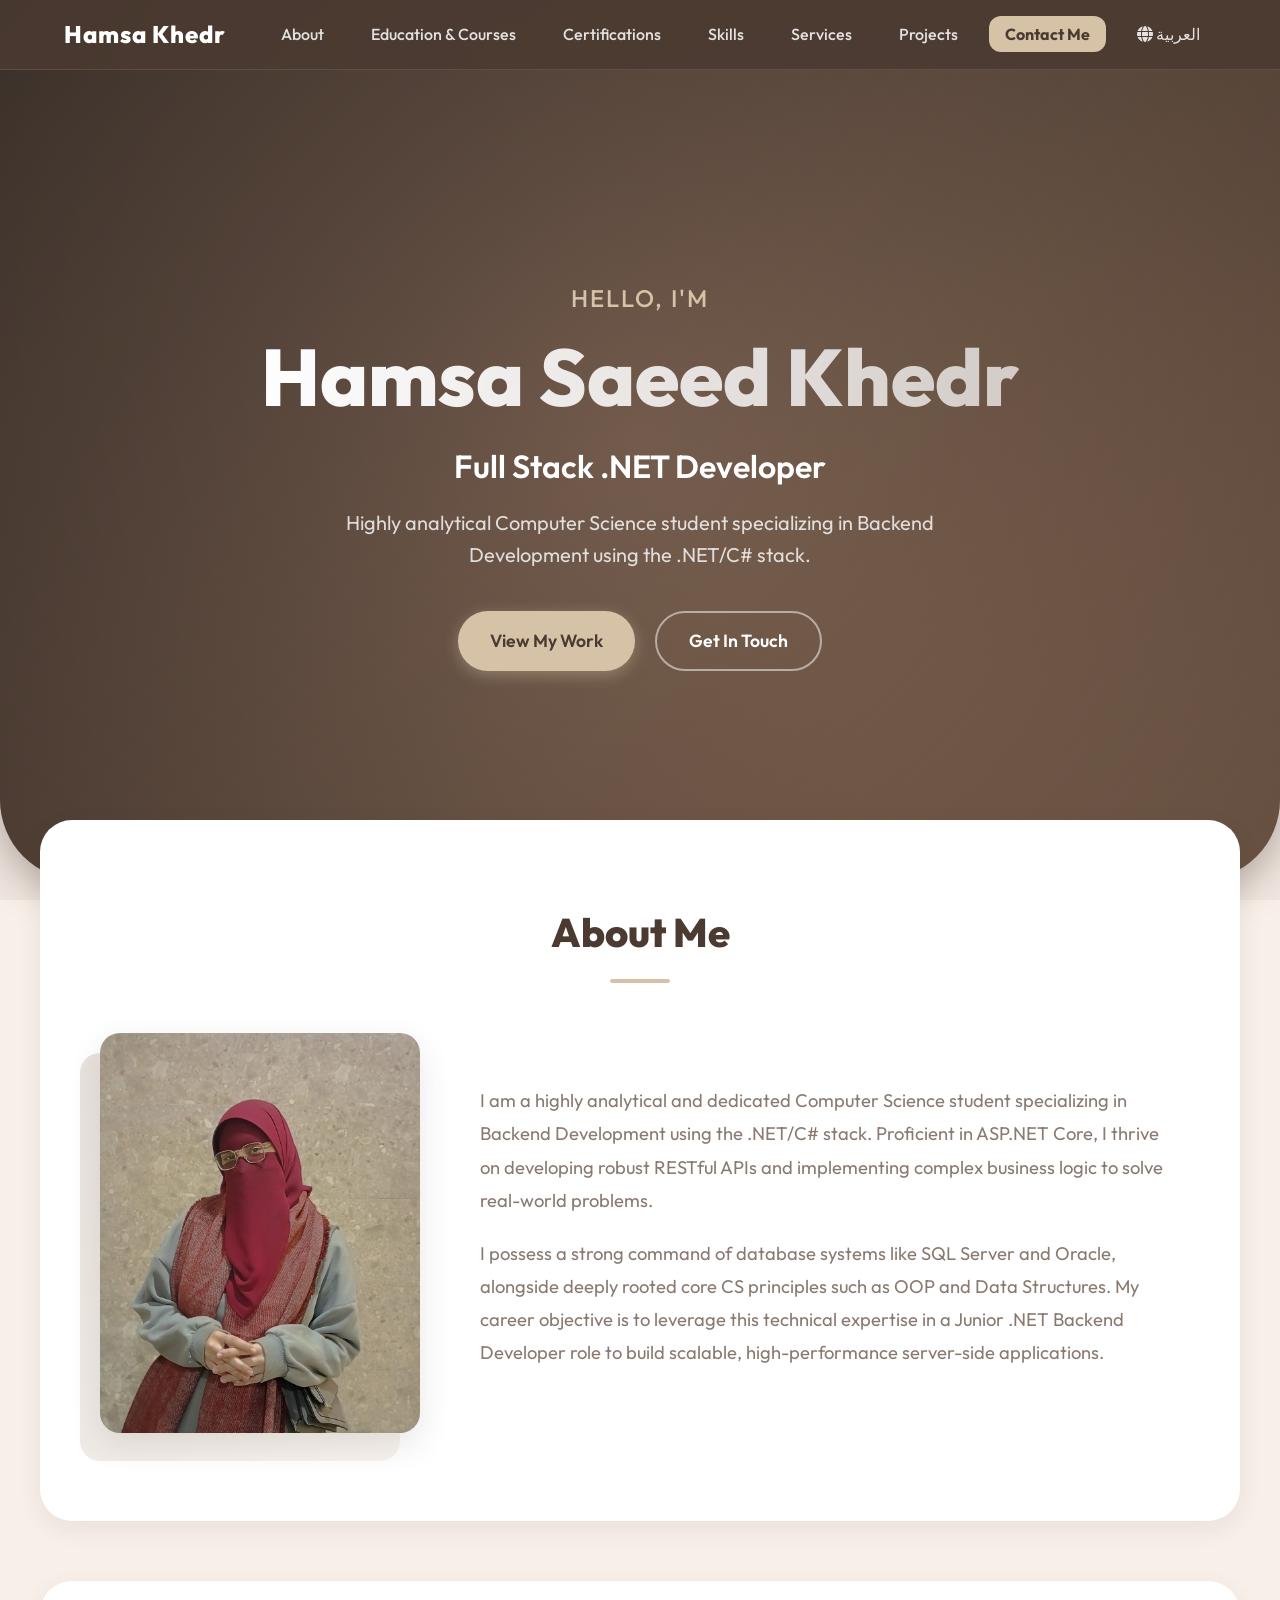
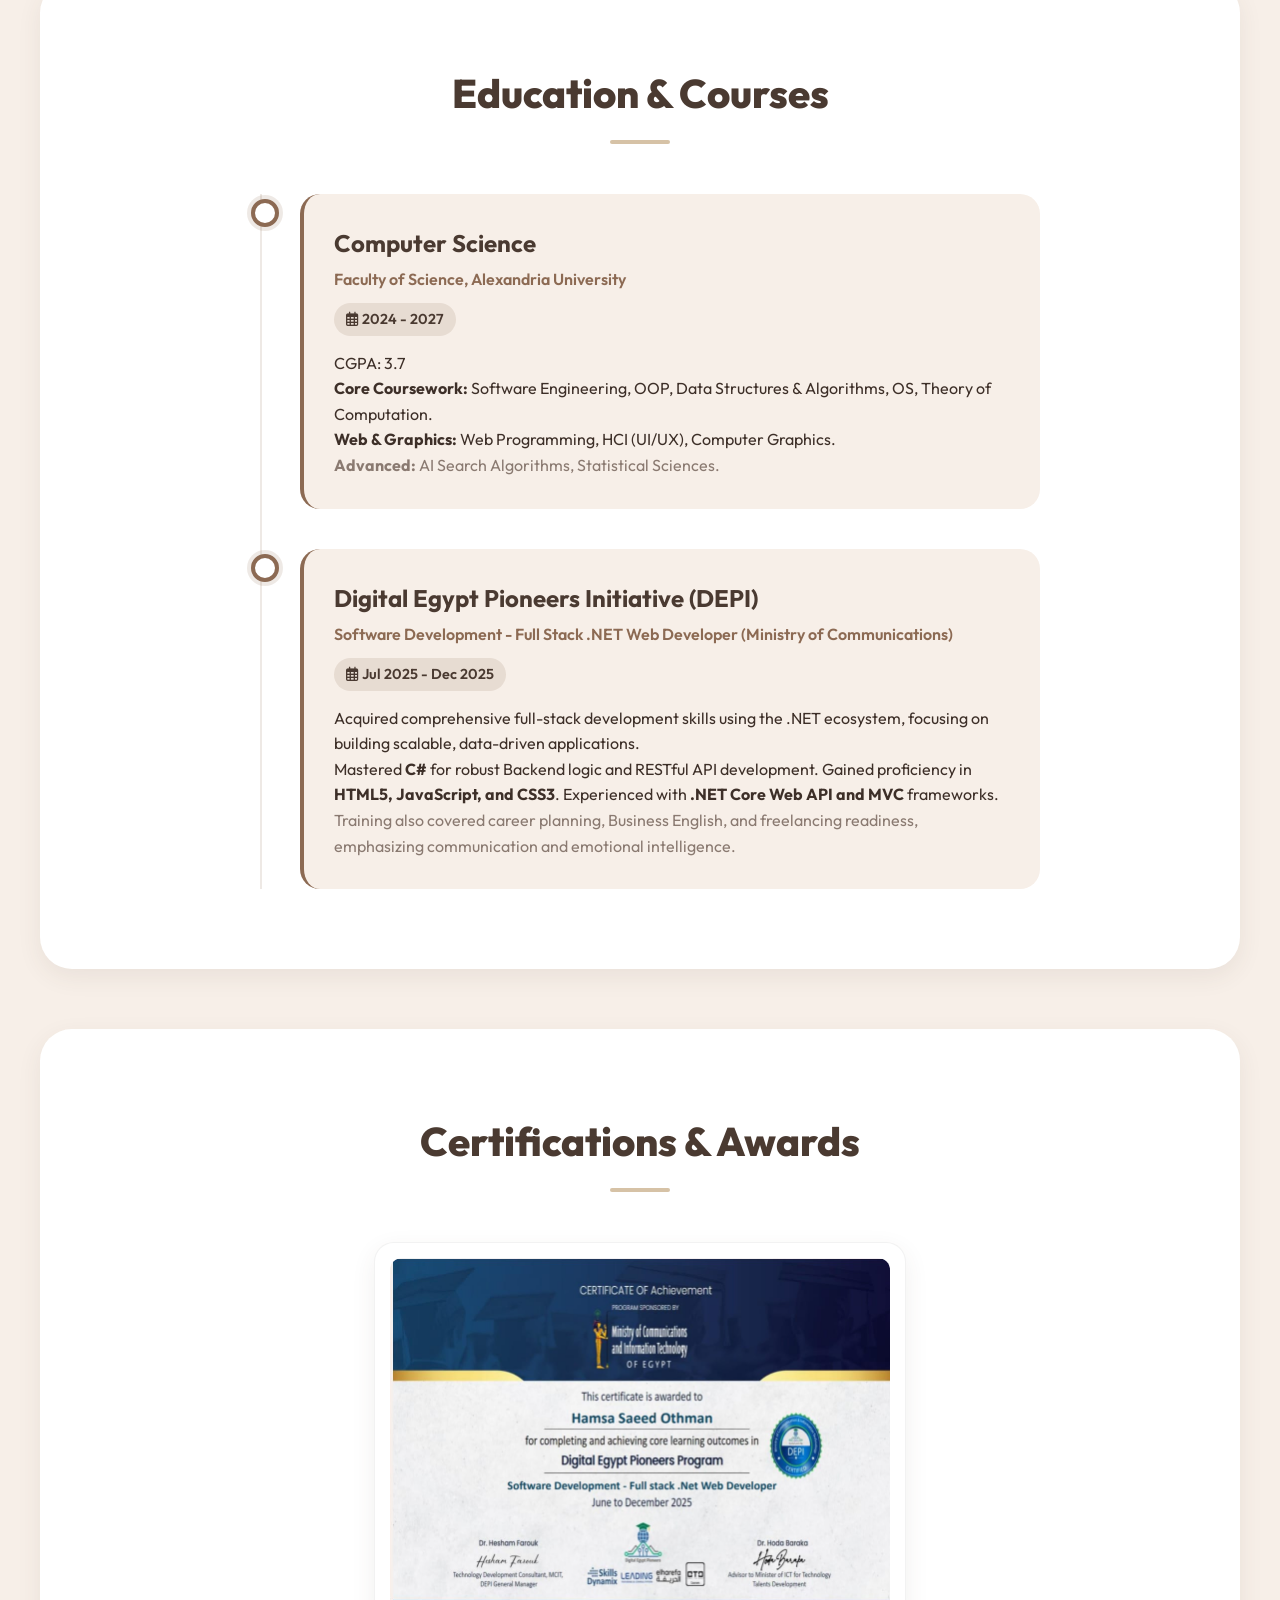
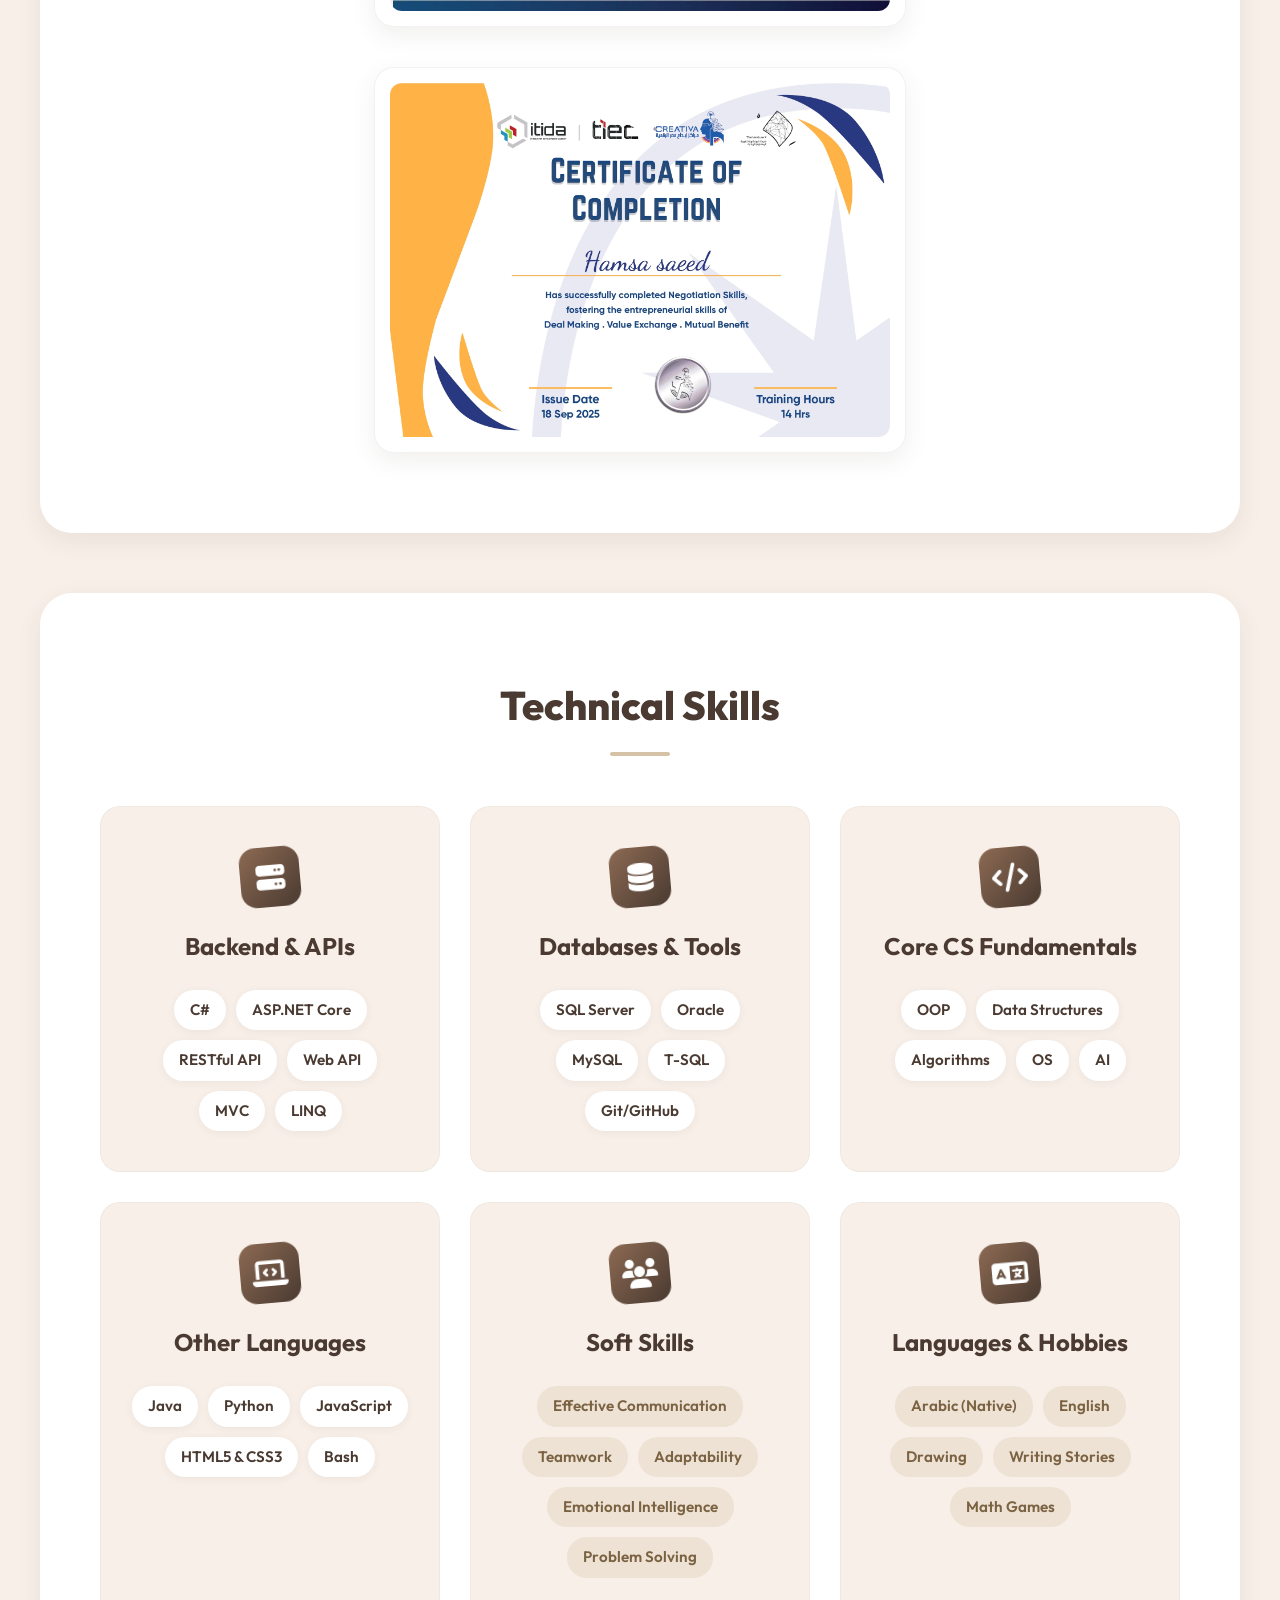
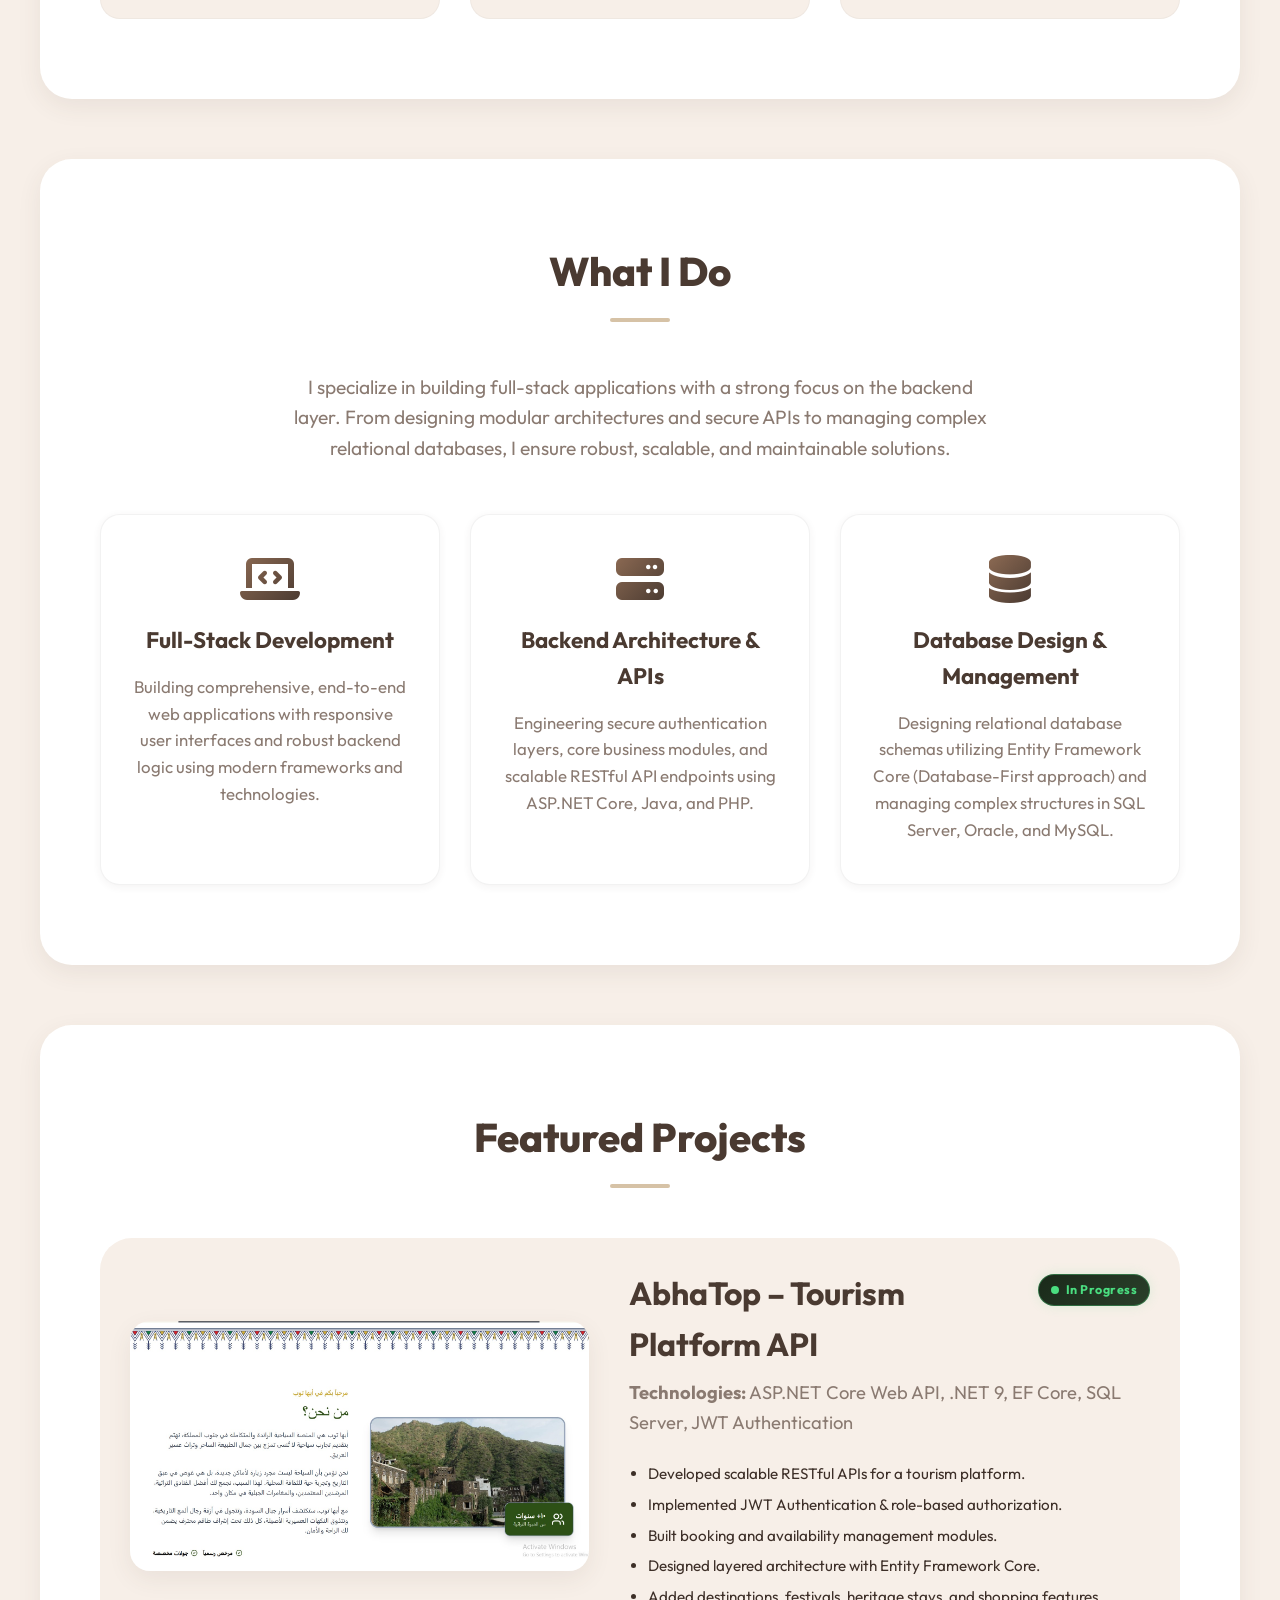
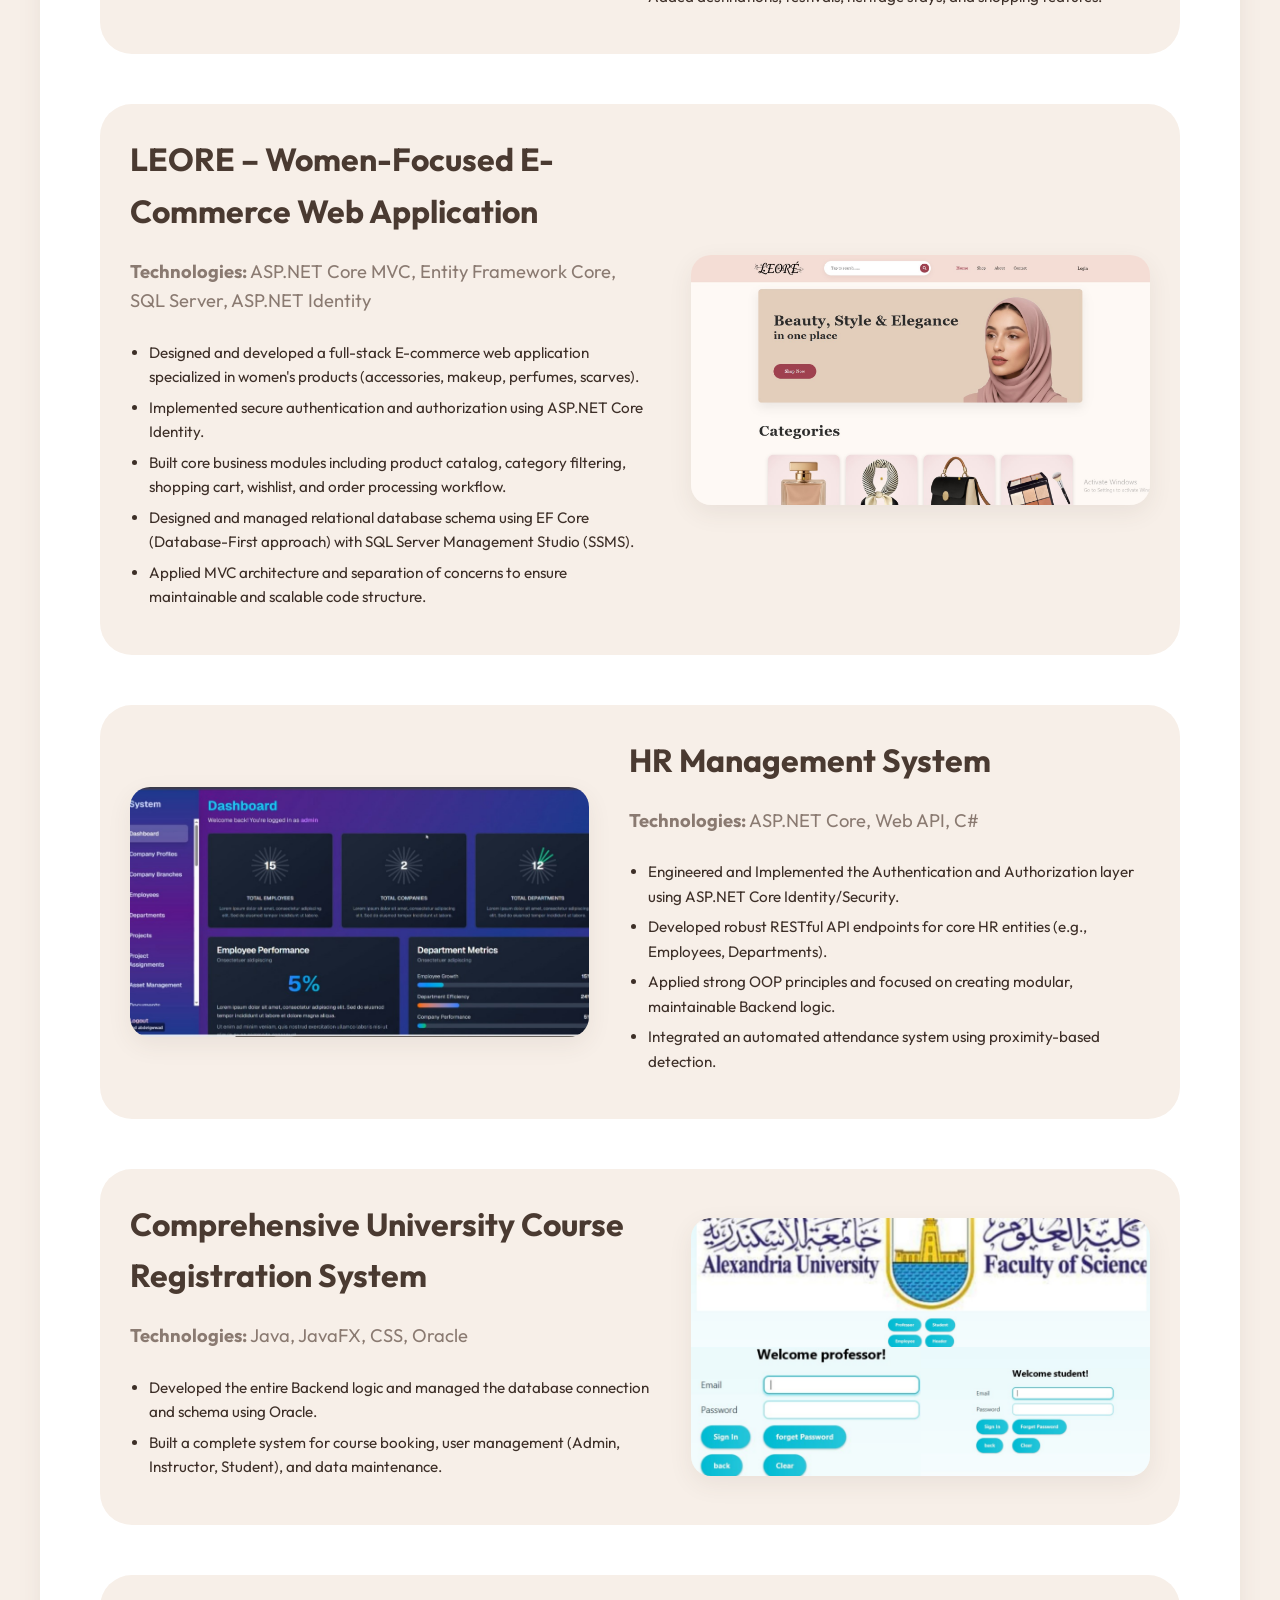
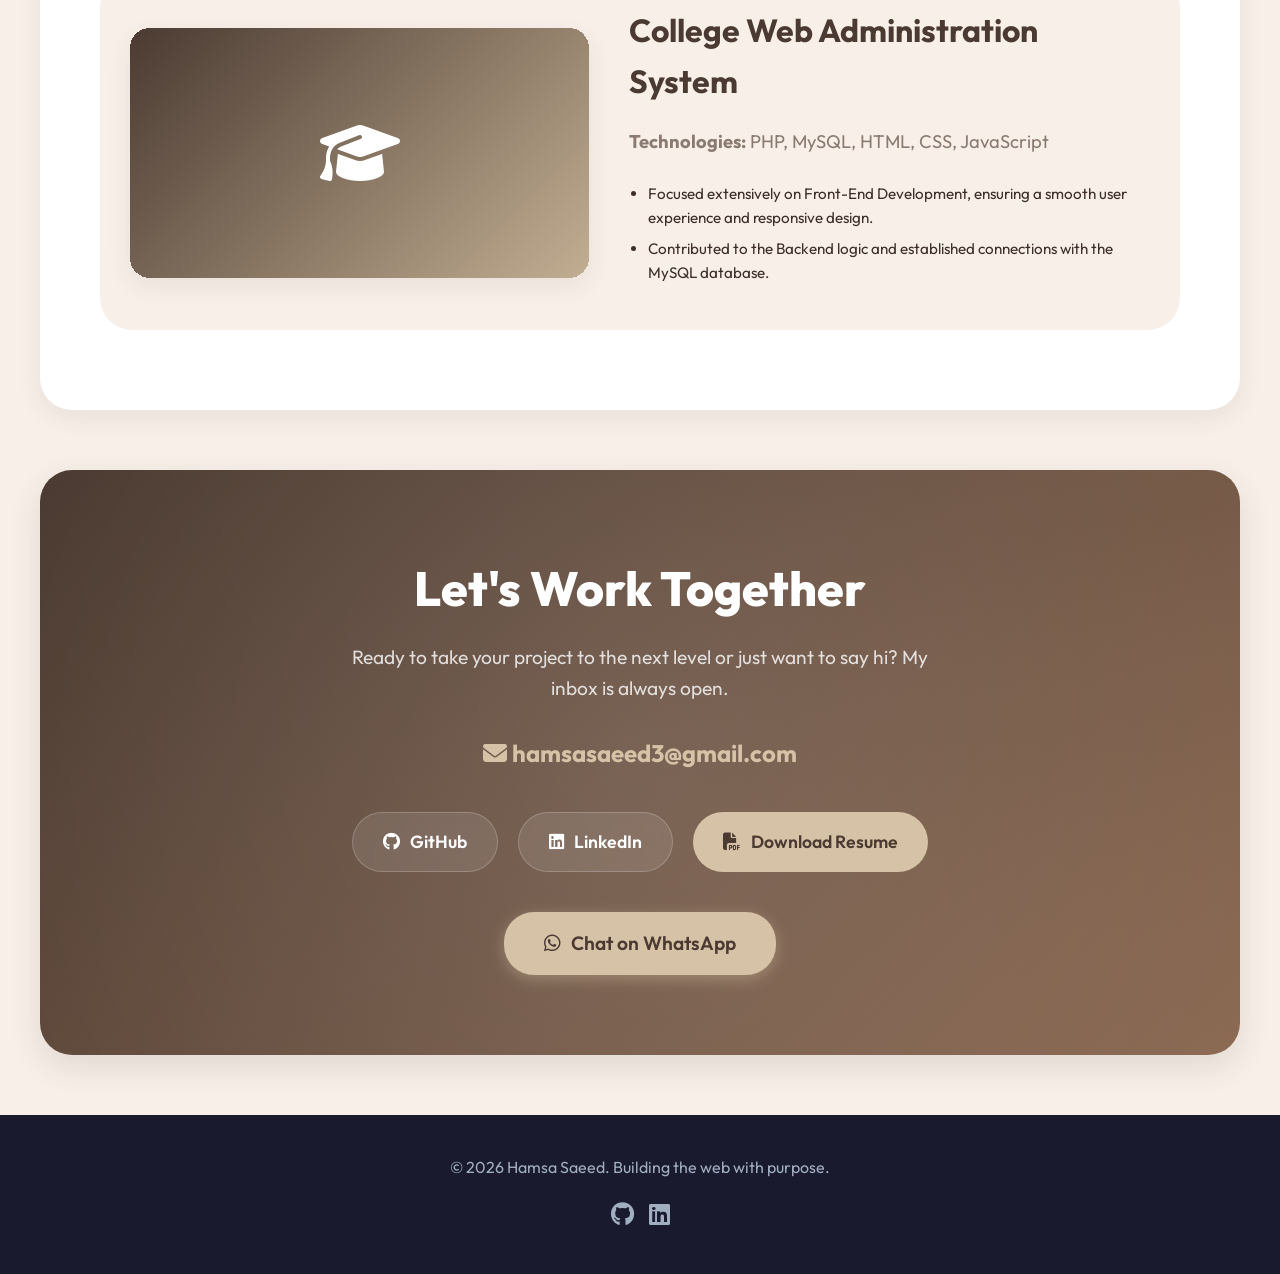
<file: index.html>
<!DOCTYPE html>
<html lang="en">

<head>
  <meta charset="UTF-8" />
  <meta name="viewport" content="width=device-width, initial-scale=1" />
  <title>Portfolio - Hamsa Saeed</title>
  <link rel="icon" type="image/png" href="programmer.png?v=2" />
  <!-- FontAwesome for Icons -->
  <link rel="stylesheet" href="https://cdnjs.cloudflare.com/ajax/libs/font-awesome/6.4.0/css/all.min.css" />
  <link rel="stylesheet" href="style.css" />
</head>

<body>
  <div class="bg-animated"></div>

  <!-- Navigation Bar -->
  <nav class="main-nav">
    <div class="nav-brand">Hamsa Khedr</div>
    <button class="nav-toggle" aria-label="Toggle navigation">
      <span class="hamburger"></span>
    </button>
    <ul>
      <li><a href="#about">About</a></li>
      <li><a href="#education">Education & Courses</a></li>
      <li><a href="#certifications">Certifications</a></li>
      <li><a href="#skills">Skills</a></li>
      <li><a href="#services">Services</a></li>
      <li><a href="#projects">Projects</a></li>
      <li><a href="#contact" class="nav-cta">Contact Me</a></li>
      <li><a href="index-ar.html" class="lang-switch" title="Arabic"><i class="fas fa-globe"></i> العربية</a></li>
    </ul>
  </nav>

  <!-- Cover Section -->
  <header class="cover">
    <div class="cover-overlay"></div>
    <div class="cover-content fade-in-up">
      <div class="cover-text">
        <p class="greeting">Hello, I'm</p>
        <h1>Hamsa Saeed Khedr</h1>
        <p class="title">Full Stack .NET Developer</p>
        <p class="subtitle">Highly analytical Computer Science student specializing in Backend Development using the
          .NET/C# stack.</p>
        <div class="header-actions">
          <a href="#projects" class="btn primary">View My Work</a>
          <a href="#contact" class="btn outline">Get In Touch</a>
        </div>
      </div>
    </div>
  </header>

  <main>
    <!-- About Section -->
    <section id="about" class="about-me scroll-reveal">
      <div class="container">
        <div class="section-header">
          <h2 class="section-title">About Me</h2>
          <div class="title-underline"></div>
        </div>

        <div class="about-content">
          <div class="about-image-wrapper">
            <img src="WhatsApp Image 2026-02-12 at 7.14.35 PM.jpeg" alt="Hamsa Saeed" class="profile-pic" />
            <div class="image-backdrop"></div>
          </div>
          <div class="about-text">
            <p>
              I am a highly analytical and dedicated Computer Science student specializing in Backend Development using
              the .NET/C# stack. Proficient in ASP.NET Core, I thrive on developing robust RESTful APIs and implementing
              complex business logic to solve real-world problems.
            </p>
            <p>
              I possess a strong command of database systems like SQL Server and Oracle, alongside deeply rooted core CS
              principles such as OOP and Data Structures. My career objective is to leverage this technical expertise in
              a Junior .NET Backend Developer role to build scalable, high-performance server-side applications.
            </p>
          </div>
        </div>
      </div>
    </section>

    <!-- Education & Courses Timeline Section -->
    <section id="education" class="scroll-reveal">
      <div class="section-header">
        <h2>Education & Courses</h2>
        <div class="title-underline"></div>
      </div>
      <div class="timeline">
        <!-- Education Item -->
        <div class="timeline-item">
          <div class="timeline-dot"></div>
          <div class="timeline-content">
            <h3>Computer Science </h3>
            <p class="timeline-subtitle">Faculty of Science, Alexandria University</p>
            <span class="timeline-date"><i class="far fa-calendar-alt"></i> 2024 - 2027</span>
            <p>CGPA: 3.7</p>
            <p><strong>Core Coursework:</strong> Software Engineering, OOP, Data Structures & Algorithms, OS, Theory of
              Computation.</p>
            <p><strong>Web & Graphics:</strong> Web Programming, HCI (UI/UX), Computer Graphics.</p>
            <p><strong>Advanced:</strong> AI Search Algorithms, Statistical Sciences.</p>
          </div>
        </div>

        <!-- Course Item -->
        <div class="timeline-item">
          <div class="timeline-dot"></div>
          <div class="timeline-content">
            <h3>Digital Egypt Pioneers Initiative (DEPI)</h3>
            <p class="timeline-subtitle">Software Development - Full Stack .NET Web Developer (Ministry of
              Communications)</p>
            <span class="timeline-date"><i class="far fa-calendar-alt"></i> Jul 2025 - Dec 2025</span>
            <p>Acquired comprehensive full-stack development skills using the .NET ecosystem, focusing on building
              scalable, data-driven applications.</p>
            <p>Mastered <strong>C#</strong> for robust Backend logic and RESTful API development. Gained proficiency in
              <strong>HTML5, JavaScript, and CSS3</strong>. Experienced with <strong>.NET Core Web API and MVC</strong>
              frameworks.
            </p>
            <p>Training also covered career planning, Business English, and freelancing readiness, emphasizing
              communication and emotional intelligence.</p>
          </div>
        </div>
      </div>
    </section>

    <!-- Certifications Section -->
    <section id="certifications" class="scroll-reveal">
      <div class="section-header">
        <h2>Certifications & Awards</h2>
        <div class="title-underline"></div>
      </div>
      <div class="certifications-grid">
        <div class="cert-card">
          <img src="WhatsApp Image 2026-02-12 at 7.22.38 PM.jpeg" alt="Certificate"
            onerror="this.style.display='none';" />
        </div>
        <div class="cert-card">
          <img src="Hamsa saeed_page-0001.jpg" alt="DEPI Certificate" onerror="this.style.display='none';" />
        </div>
      </div>
    </section>

    <!-- Skills Section -->
    <section id="skills" class="scroll-reveal">
      <div class="section-header">
        <h2>Technical Skills</h2>
        <div class="title-underline"></div>
      </div>

      <div class="skills-grid">
        <div class="skill-category">
          <div class="category-icon"><i class="fas fa-server"></i></div>
          <h3>Backend & APIs</h3>
          <div class="skill-tags">
            <span class="tag">C#</span>
            <span class="tag">ASP.NET Core</span>
            <span class="tag">RESTful API</span>
            <span class="tag">Web API</span>
            <span class="tag">MVC</span>
            <span class="tag">LINQ</span>
          </div>
        </div>

        <div class="skill-category">
          <div class="category-icon"><i class="fas fa-database"></i></div>
          <h3>Databases & Tools</h3>
          <div class="skill-tags">
            <span class="tag">SQL Server</span>
            <span class="tag">Oracle</span>
            <span class="tag">MySQL</span>
            <span class="tag">T-SQL</span>
            <span class="tag">Git/GitHub</span>
          </div>
        </div>

        <div class="skill-category">
          <div class="category-icon"><i class="fas fa-code"></i></div>
          <h3>Core CS Fundamentals</h3>
          <div class="skill-tags">
            <span class="tag">OOP</span>
            <span class="tag">Data Structures</span>
            <span class="tag">Algorithms</span>
            <span class="tag">OS</span>
            <span class="tag">AI</span>
          </div>
        </div>

        <div class="skill-category">
          <div class="category-icon"><i class="fas fa-laptop-code"></i></div>
          <h3>Other Languages</h3>
          <div class="skill-tags">
            <span class="tag">Java</span>
            <span class="tag">Python</span>
            <span class="tag">JavaScript</span>
            <span class="tag">HTML5 & CSS3</span>
            <span class="tag">Bash</span>
          </div>
        </div>

        <div class="skill-category">
          <div class="category-icon"><i class="fas fa-users"></i></div>
          <h3>Soft Skills</h3>
          <div class="skill-tags">
            <span class="tag alt">Effective Communication</span>
            <span class="tag alt">Teamwork</span>
            <span class="tag alt">Adaptability</span>
            <span class="tag alt">Emotional Intelligence</span>
            <span class="tag alt">Problem Solving</span>
          </div>
        </div>

        <div class="skill-category">
          <div class="category-icon"><i class="fas fa-language"></i></div>
          <h3>Languages & Hobbies</h3>
          <div class="skill-tags">
            <span class="tag alt">Arabic (Native)</span>
            <span class="tag alt">English</span>
            <span class="tag alt">Drawing</span>
            <span class="tag alt">Writing Stories</span>
            <span class="tag alt">Math Games</span>
          </div>
        </div>
      </div>
    </section>

    <!-- Offered Services Section -->
    <section id="services" class="scroll-reveal">
      <div class="section-header">
        <h2>What I Do</h2>
        <div class="title-underline"></div>
      </div>
      <p class="section-description">
        I specialize in building full-stack applications with a strong focus on the backend layer. From designing
        modular architectures and secure APIs to managing complex relational databases, I ensure robust, scalable, and
        maintainable solutions.
      </p>

      <div class="services-grid">
        <div class="service-card">
          <i class="fas fa-laptop-code service-icon"></i>
          <h3>Full-Stack Development</h3>
          <p>Building comprehensive, end-to-end web applications with responsive user interfaces and robust backend
            logic using modern frameworks and technologies.</p>
        </div>
        <div class="service-card">
          <i class="fas fa-server service-icon"></i>
          <h3>Backend Architecture & APIs</h3>
          <p>Engineering secure authentication layers, core business modules, and scalable RESTful API endpoints using
            ASP.NET Core, Java, and PHP.</p>
        </div>
        <div class="service-card">
          <i class="fas fa-database service-icon"></i>
          <h3>Database Design & Management</h3>
          <p>Designing relational database schemas utilizing Entity Framework Core (Database-First approach) and
            managing complex structures in SQL Server, Oracle, and MySQL.</p>
        </div>
      </div>
    </section>

    <!-- Projects Section -->
    <section id="projects" class="scroll-reveal">
      <div class="section-header">
        <h2>Featured Projects</h2>
        <div class="title-underline"></div>
      </div>
      <div class="projects-list">

        <!-- AbhaTop Project -->
        <div class="project-item abhatop-project">
          <div class="project-image-container">
            <img src="Screenshot 2026-05-15 180626.jpg" alt="AbhaTop Tourism Platform API"
              style="width:100%; height:100%; min-height: 250px; object-fit: cover;"
              onerror="this.style.display='none'; this.nextElementSibling.style.display='flex';" />
            <div
              style="display: none; background: linear-gradient(135deg, #0f172a, #1e293b); width: 100%; height: 100%; min-height: 250px; align-items: center; justify-content: center; color: #7dd3fc; font-size: 4rem;">
              <i class="fas fa-server"></i>
            </div>
            <div class="project-overlay">
              <a href="https://github.com/Hamsasaeed99/AbhaTop" target="_blank" class="project-link-icon">
                <i class="fab fa-github"></i> View on GitHub
              </a>
            </div>
          </div>
          <div class="project-info">
            <div class="project-header-row">
              <h3>AbhaTop – Tourism Platform API</h3>
              <span class="in-progress-badge"><span class="pulse-dot"></span> In Progress</span>
            </div>
            <p><strong>Technologies:</strong> ASP.NET Core Web API, .NET 9, EF Core, SQL Server, JWT Authentication</p>
            <ul style="padding-left: 1.2rem; margin-top: 0.5rem; color: inherit; font-size: 0.95rem;">
              <li style="margin-bottom: 0.4rem;">Developed scalable RESTful APIs for a tourism platform.</li>
              <li style="margin-bottom: 0.4rem;">Implemented JWT Authentication &amp; role-based authorization.</li>
              <li style="margin-bottom: 0.4rem;">Built booking and availability management modules.</li>
              <li style="margin-bottom: 0.4rem;">Designed layered architecture with Entity Framework Core.</li>
              <li style="margin-bottom: 0.4rem;">Added destinations, festivals, heritage stays, and shopping features.
              </li>
            </ul>
          </div>
        </div>

        <div class="project-item">
          <div class="project-image-container">
            <img src="Screenshot 2026-03-17 151208.jpg" alt="LEORE Project"
              style="width:100%; height:100%; min-height: 250px; object-fit: cover;"
              onerror="this.style.display='none'; this.nextElementSibling.style.display='flex';" />
            <!-- Fallback if image fails to load -->
            <div
              style="display: none; background: linear-gradient(135deg, var(--accent-color), var(--primary-color)); width: 100%; height: 100%; min-height: 250px; align-items: center; justify-content: center; color: white; font-size: 4rem;">
              <i class="fas fa-shopping-bag"></i>
            </div>
            <div class="project-overlay">
              <a href="https://github.com/Hamsasaeed99/LEORE" target="_blank" class="project-link-icon"><i
                  class="fab fa-github"></i> Source Code</a>
            </div>
          </div>
          <div class="project-info">
            <h3>LEORE – Women-Focused E-Commerce Web Application</h3>
            <p><strong>Technologies:</strong> ASP.NET Core MVC, Entity Framework Core, SQL Server, ASP.NET Identity</p>
            <ul style="padding-left: 1.2rem; margin-top: 0.5rem; color: inherit; font-size: 0.95rem;">
              <li style="margin-bottom: 0.4rem;">Designed and developed a full-stack E-commerce web application
                specialized in women's products (accessories, makeup, perfumes, scarves).</li>
              <li style="margin-bottom: 0.4rem;">Implemented secure authentication and authorization using ASP.NET Core
                Identity.</li>
              <li style="margin-bottom: 0.4rem;">Built core business modules including product catalog, category
                filtering, shopping cart, wishlist, and order processing workflow.</li>
              <li style="margin-bottom: 0.4rem;">Designed and managed relational database schema using EF Core
                (Database-First approach) with SQL Server Management Studio (SSMS).</li>
              <li style="margin-bottom: 0.4rem;">Applied MVC architecture and separation of concerns to ensure
                maintainable and scalable code structure.</li>
            </ul>
          </div>
        </div>

        <div class="project-item">
          <div class="project-image-container">
            <img src="Screenshot 2026-03-17 152359.jpg" alt="HR Management System Project"
              style="width:100%; height:100%; min-height: 250px; object-fit: cover;"
              onerror="this.style.display='none'; this.nextElementSibling.style.display='flex';" />
            <!-- Fallback if image fails to load -->
            <div
              style="display: none; background: linear-gradient(135deg, var(--primary-dark), var(--primary-color)); width: 100%; height: 100%; min-height: 250px; align-items: center; justify-content: center; color: white; font-size: 4rem;">
              <i class="fas fa-users-cog"></i>
            </div>
            <div class="project-overlay">
              <a href="https://github.com/Hamsasaeed99/NHA-263" target="_blank" class="project-link-icon"><i
                  class="fab fa-github"></i> Source Code</a>
            </div>
          </div>
          <div class="project-info">
            <h3>HR Management System</h3>
            <p><strong>Technologies:</strong> ASP.NET Core, Web API, C#</p>
            <ul style="padding-left: 1.2rem; margin-top: 0.5rem; color: inherit; font-size: 0.95rem;">
              <li style="margin-bottom: 0.4rem;">Engineered and Implemented the Authentication and Authorization layer
                using ASP.NET Core Identity/Security.</li>
              <li style="margin-bottom: 0.4rem;">Developed robust RESTful API endpoints for core HR entities (e.g.,
                Employees, Departments).</li>
              <li style="margin-bottom: 0.4rem;">Applied strong OOP principles and focused on creating modular,
                maintainable Backend logic.</li>
              <li style="margin-bottom: 0.4rem;">Integrated an automated attendance system using proximity-based
                detection.</li>
            </ul>
          </div>
        </div>

        <div class="project-item">
          <div class="project-image-container">
            <img src="photo-collage.png.png" alt="University Course System"
              style="width:100%; height:100%; min-height: 250px; object-fit: cover;"
              onerror="this.style.display='none'; this.nextElementSibling.style.display='flex';" />
            <!-- Fallback if image fails to load -->
            <div
              style="display: none; background: linear-gradient(135deg, var(--primary-dark), var(--accent-hover)); width: 100%; height: 100%; min-height: 250px; align-items: center; justify-content: center; color: white; font-size: 4rem;">
              <i class="fas fa-university"></i>
            </div>
            <div class="project-overlay">
              <span class="project-link-icon">Desktop &amp; DB</span>
            </div>
          </div>
          <div class="project-info">
            <h3>Comprehensive University Course Registration System</h3>
            <p><strong>Technologies:</strong> Java, JavaFX, CSS, Oracle</p>
            <ul style="padding-left: 1.2rem; margin-top: 0.5rem; color: inherit; font-size: 0.95rem;">
              <li style="margin-bottom: 0.4rem;">Developed the entire Backend logic and managed the database connection
                and schema using Oracle.</li>
              <li style="margin-bottom: 0.4rem;">Built a complete system for course booking, user management (Admin,
                Instructor, Student), and data maintenance.</li>
            </ul>
          </div>
        </div>

        <div class="project-item">
          <div class="project-image-container">
            <div
              style="background: linear-gradient(135deg, var(--primary-dark), var(--accent-hover)); width: 100%; height: 100%; min-height: 250px; display: flex; align-items: center; justify-content: center; color: white; font-size: 4rem;">
              <i class="fas fa-graduation-cap"></i>
            </div>
            <div class="project-overlay">
              <a href="https://github.com/Hamsasaeed99/CollegeSystem" target="_blank" class="project-link-icon"><i
                  class="fab fa-github"></i> Source Code</a>
            </div>
          </div>
          <div class="project-info">
            <h3>College Web Administration System</h3>
            <p><strong>Technologies:</strong> PHP, MySQL, HTML, CSS, JavaScript</p>
            <ul style="padding-left: 1.2rem; margin-top: 0.5rem; color: inherit; font-size: 0.95rem;">
              <li style="margin-bottom: 0.4rem;">Focused extensively on Front-End Development, ensuring a smooth user
                experience and responsive design.</li>
              <li style="margin-bottom: 0.4rem;">Contributed to the Backend logic and established connections with the
                MySQL database.</li>
            </ul>
          </div>
        </div>

      </div>
    </section>

    <!-- Contact Section -->
    <section id="contact" class="scroll-reveal">
      <div class="contact-card">
        <h2>Let's Work Together</h2>
        <p>Ready to take your project to the next level or just want to say hi? My inbox is always open.</p>

        <a href="mailto:hamsasaeed3@gmail.com" class="email-link">
          <i class="fas fa-envelope"></i> hamsasaeed3@gmail.com
        </a>

        <div class="contact-grid">
          <a href="https://github.com/Hamsasaeed99" target="_blank" class="social-link">
            <i class="fab fa-github"></i>
            <span>GitHub</span>
          </a>
          <a href="https://www.linkedin.com/in/hamsasaeed55" target="_blank" class="social-link">
            <i class="fab fa-linkedin"></i>
            <span>LinkedIn</span>
          </a>
          <a href="HamsaSaeedOthmanResumeBackend1.pdf" target="_blank" class="social-link highlight">
            <i class="fas fa-file-pdf"></i>
            <span>Download Resume</span>
          </a>
        </div>

        <a class="btn primary cta-btn" href="https://wa.me/qr/BJYZMASIEOZRG1" target="_blank">
          <i class="fab fa-whatsapp"></i> Chat on WhatsApp
        </a>
      </div>
    </section>

  </main>

  <footer>
    <div class="footer-content">
      <p>© <span id="year">2025</span> Hamsa Saeed. Building the web with purpose.</p>
      <div class="footer-socials">
        <a href="https://github.com/Hamsasaeed99" target="_blank"><i class="fab fa-github"></i></a>
        <a href="https://www.linkedin.com/in/hamsasaeed55" target="_blank"><i class="fab fa-linkedin"></i></a>
      </div>
    </div>
  </footer>

  <!-- Simple Script for Animations and Dynamic Year -->
  <script>
    // Dynamic Footer Year
    document.getElementById('year').textContent = new Date().getFullYear();

    // Scroll Reveal Animation Observer
    const observerOptions = {
      root: null,
      rootMargin: '0px',
      threshold: 0.15
    };

    const observer = new IntersectionObserver((entries, observer) => {
      entries.forEach(entry => {
        if (entry.isIntersecting) {
          entry.target.classList.add('visible');
          // Optional: Stop observing once visible if you only want it to animate once
          // observer.unobserve(entry.target); 
        }
      });
    }, observerOptions);

    document.querySelectorAll('.scroll-reveal').forEach((section) => {
      observer.observe(section);
    });

    // Mobile Navigation Toggle
    const navToggle = document.querySelector('.nav-toggle');
    const navMenu = document.querySelector('.main-nav ul');
    
    if (navToggle && navMenu) {
      navToggle.addEventListener('click', () => {
        navToggle.classList.toggle('active');
        navMenu.classList.toggle('active');
      });
      
      // Close menu when clicking a link
      navMenu.querySelectorAll('a').forEach(link => {
        link.addEventListener('click', () => {
          navToggle.classList.remove('active');
          navMenu.classList.remove('active');
        });
      });
    }
  </script>
</body>

</html>
</file>
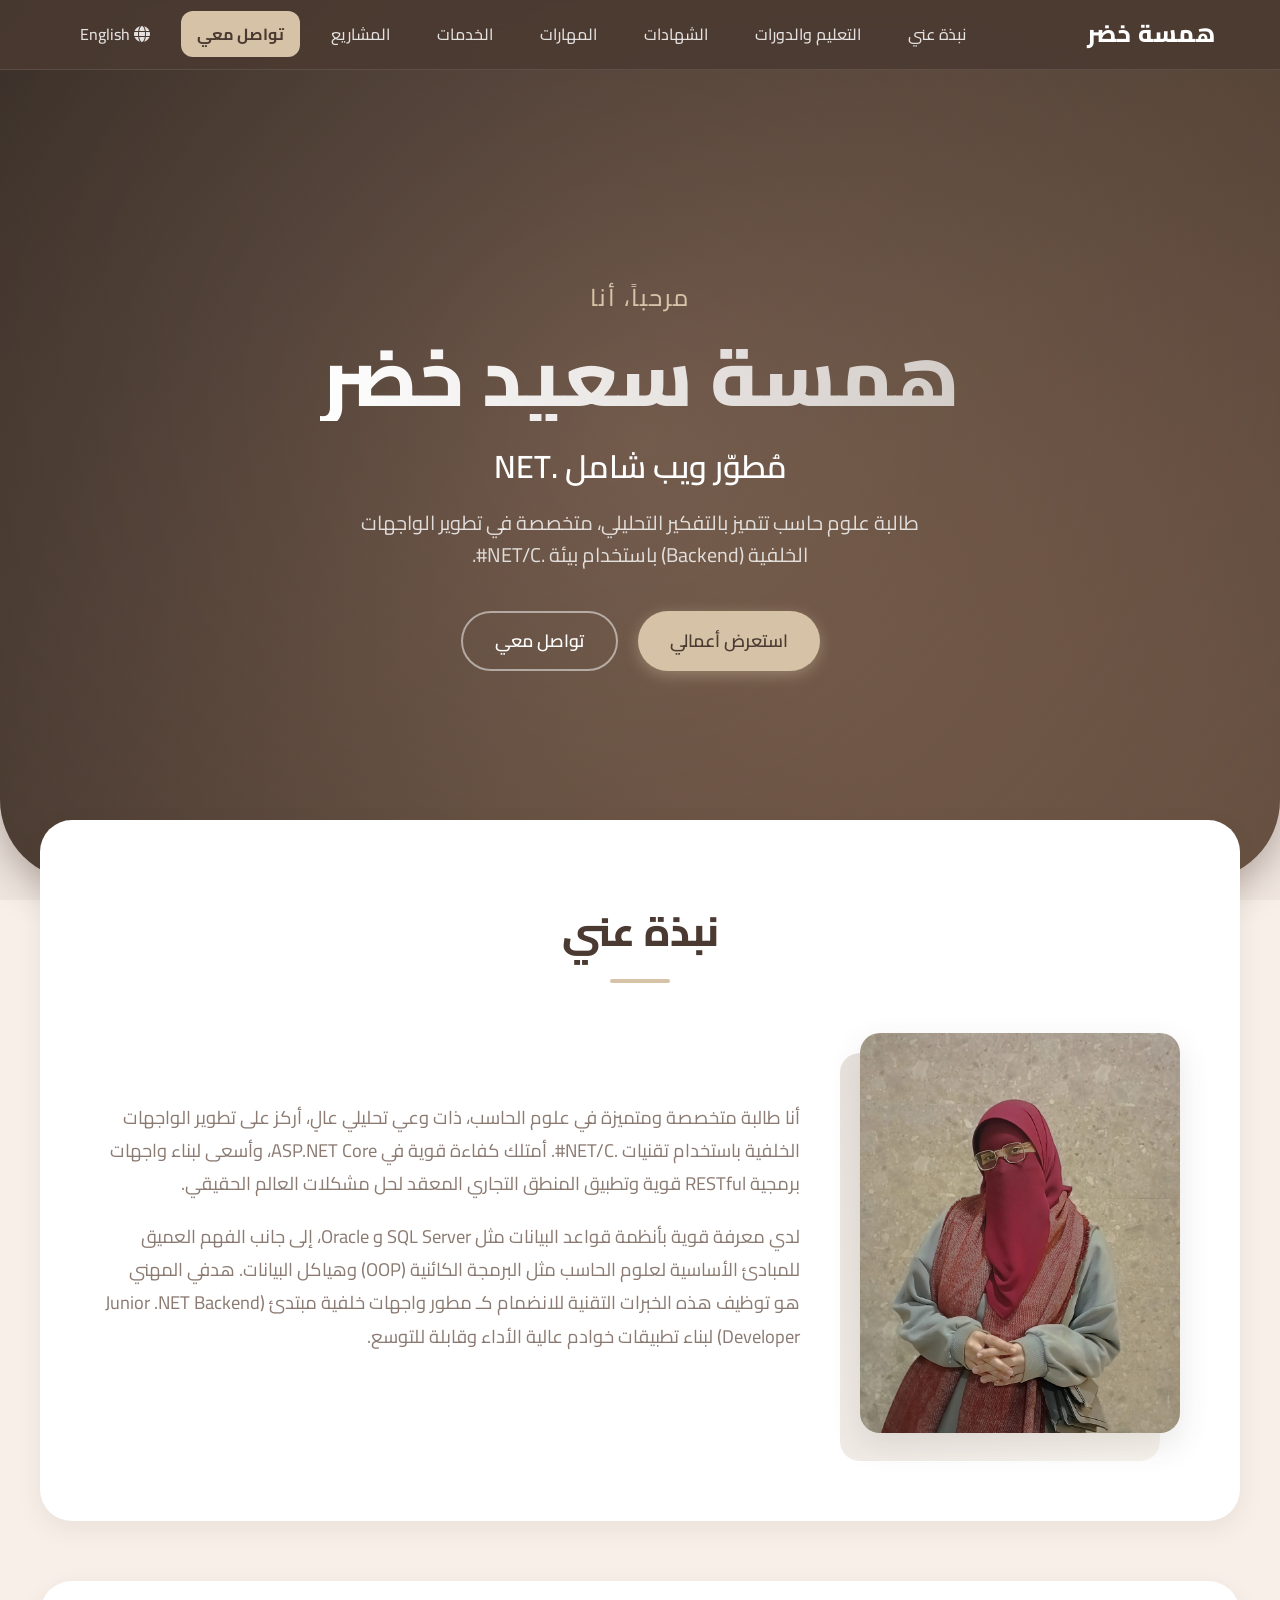
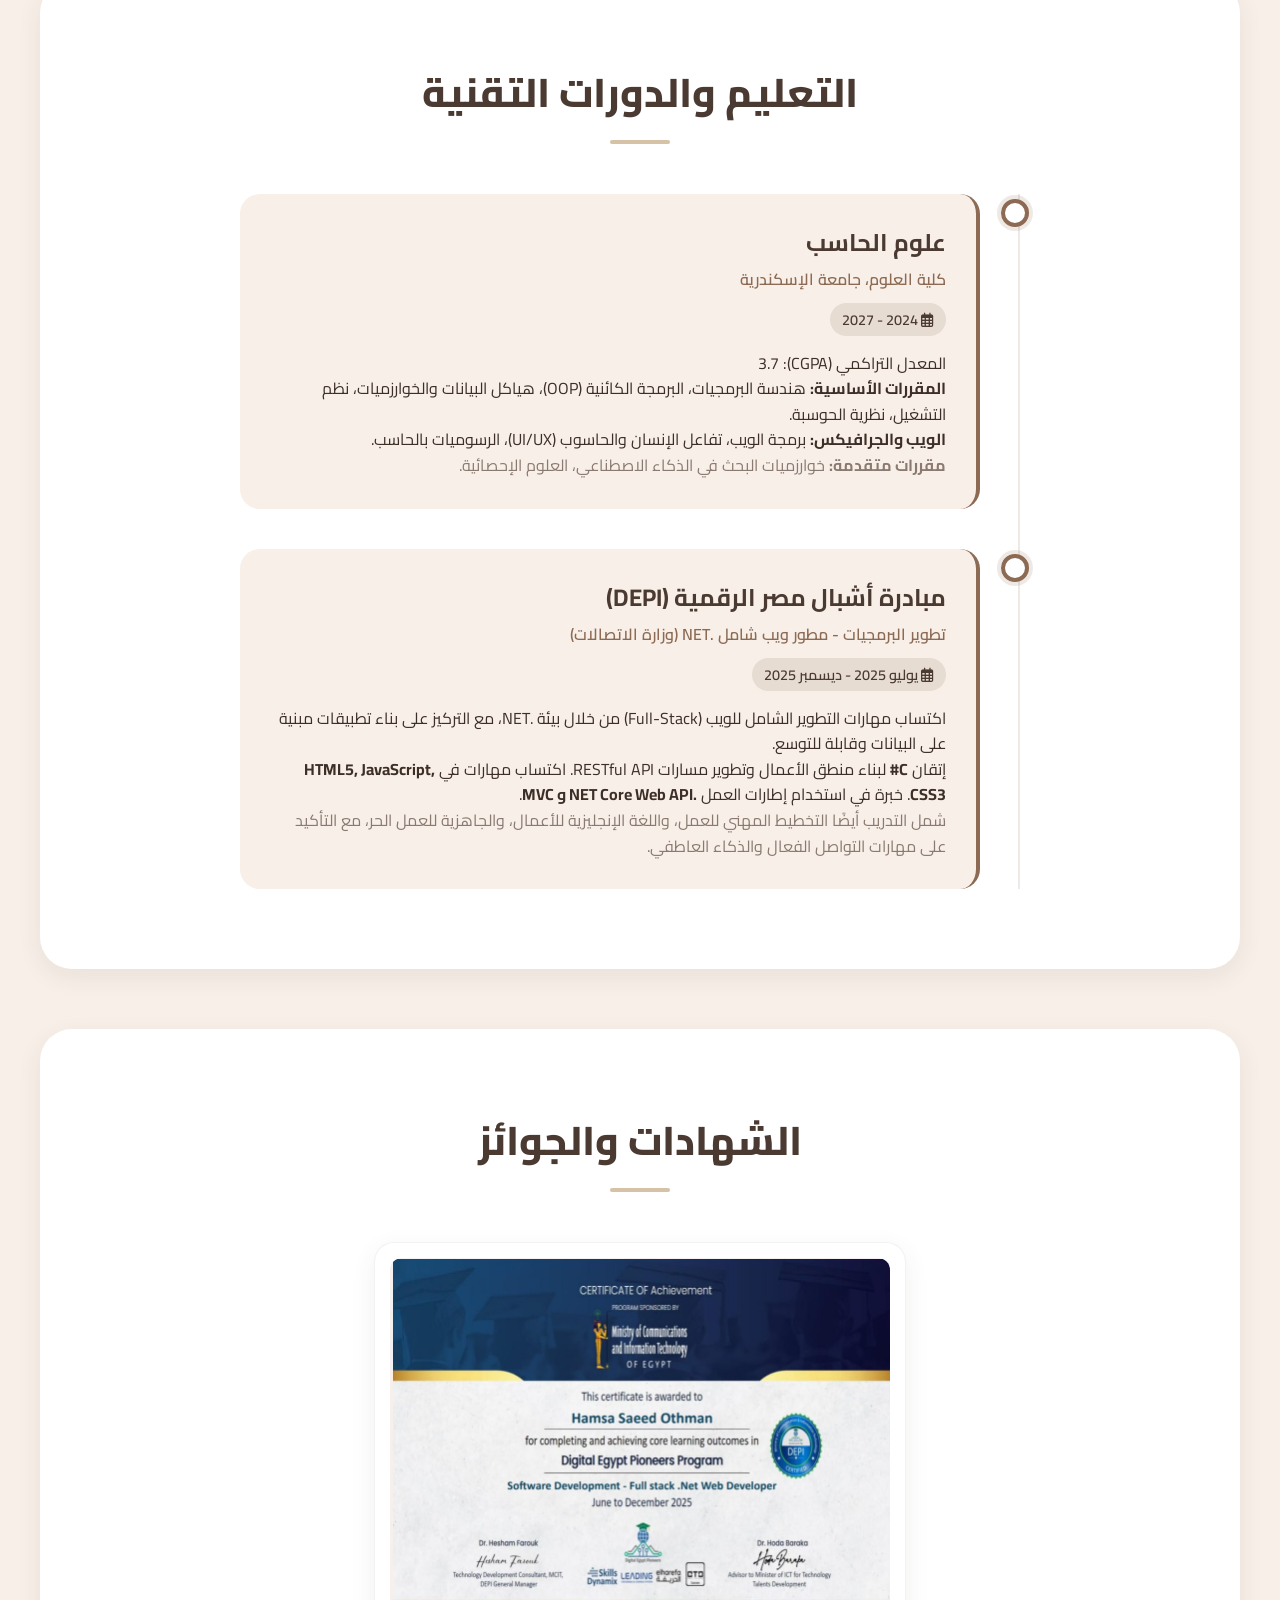
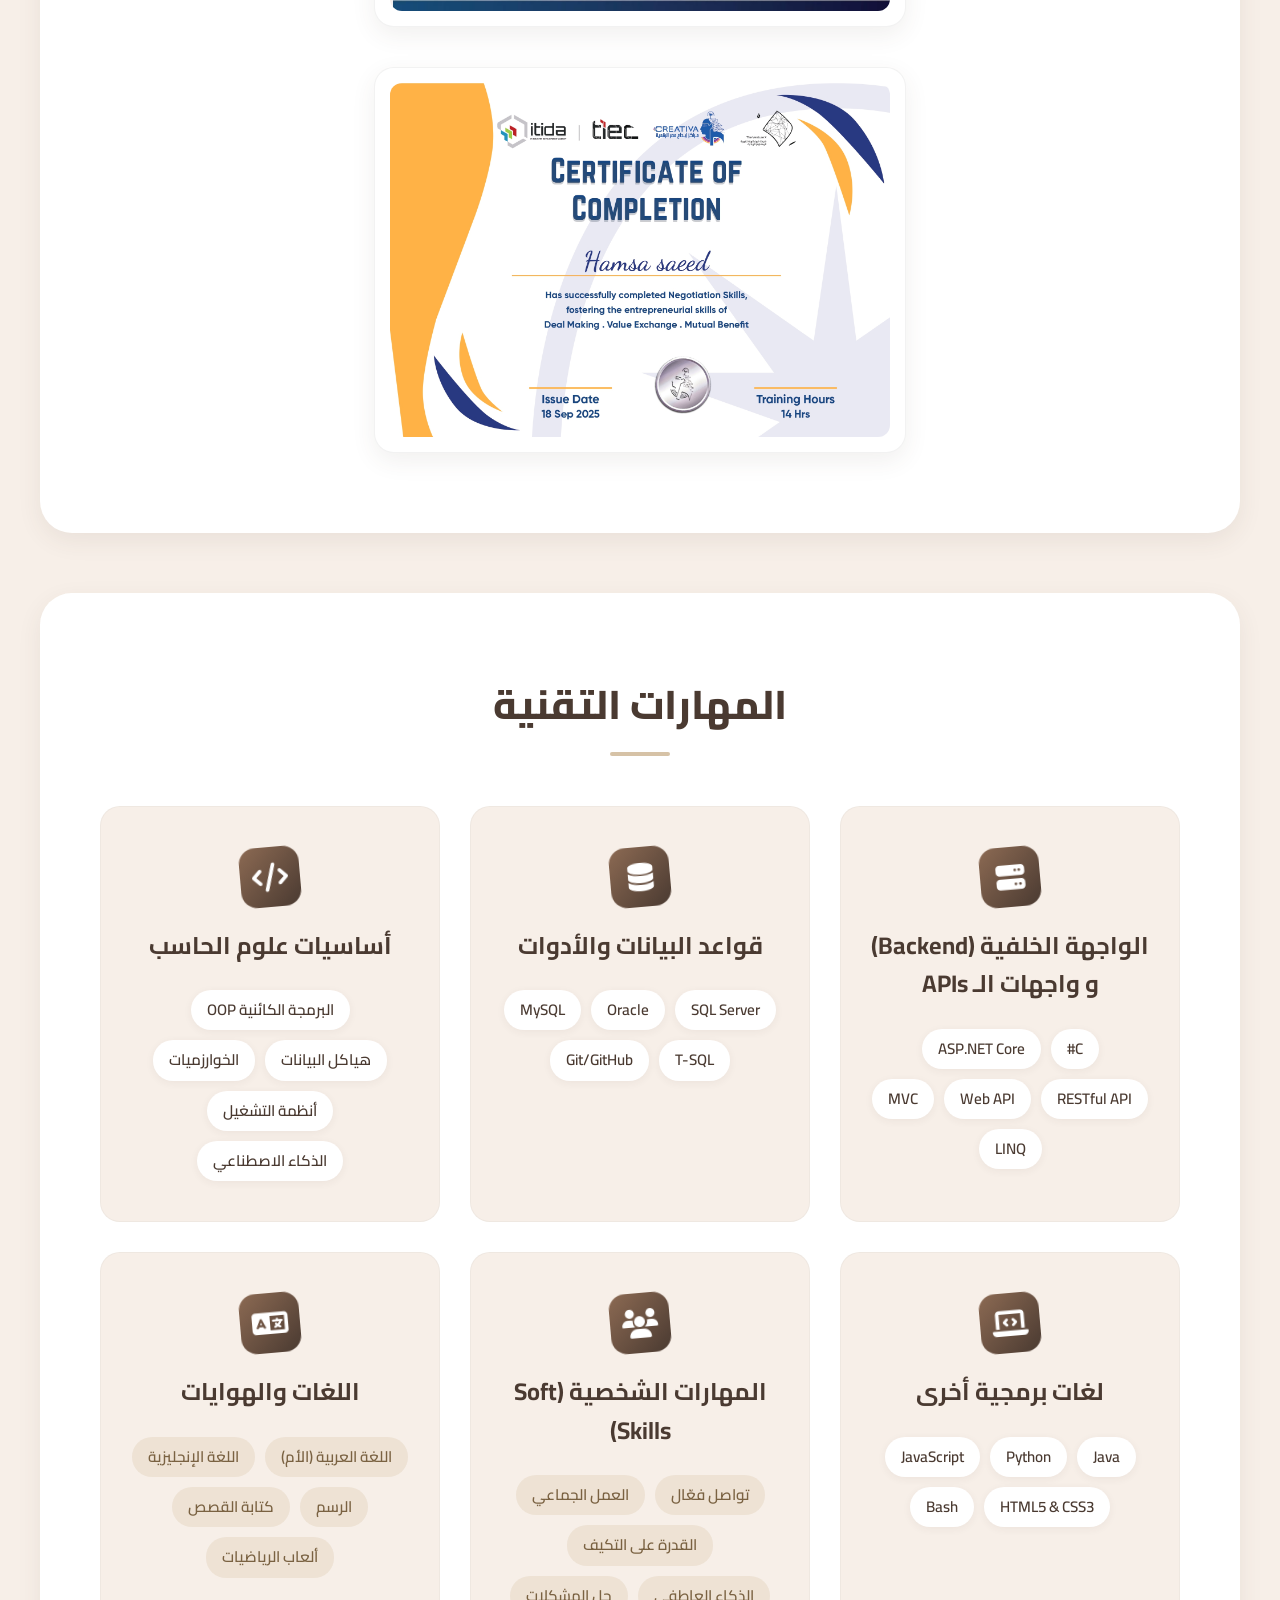
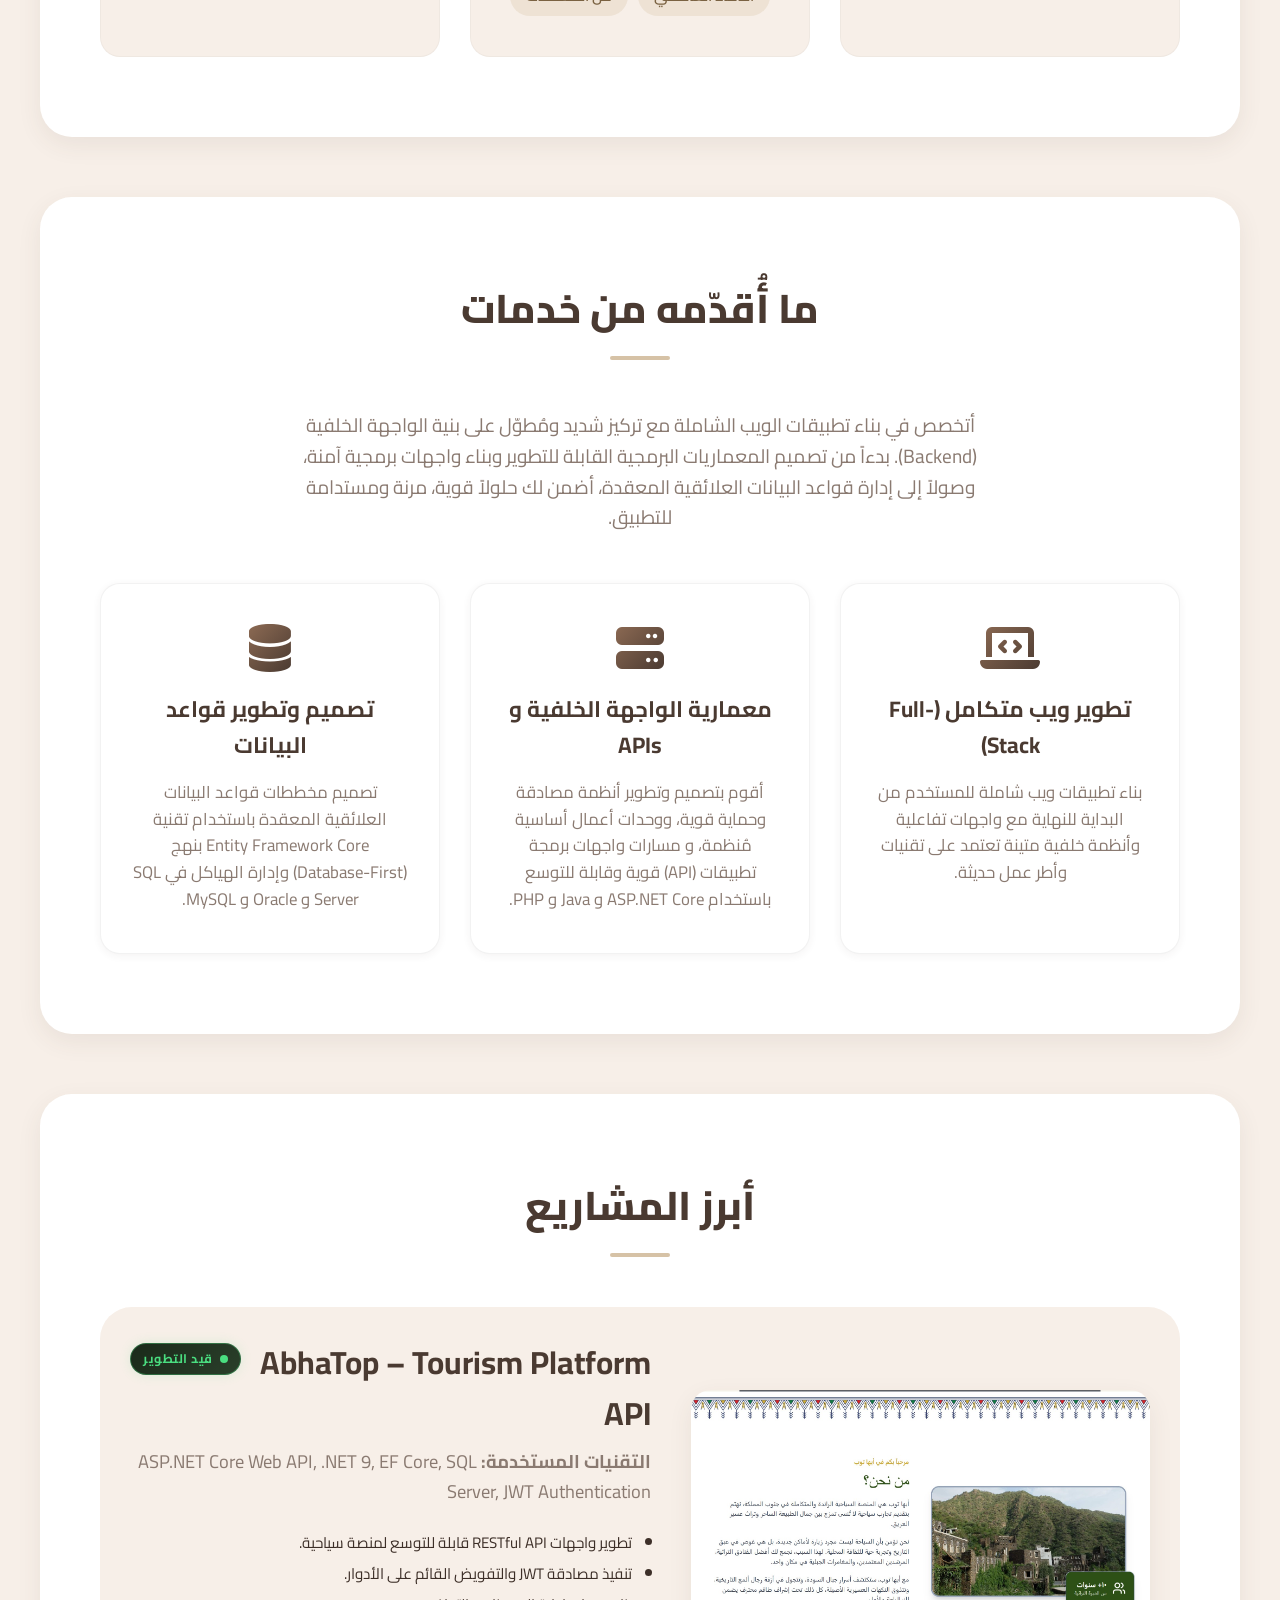
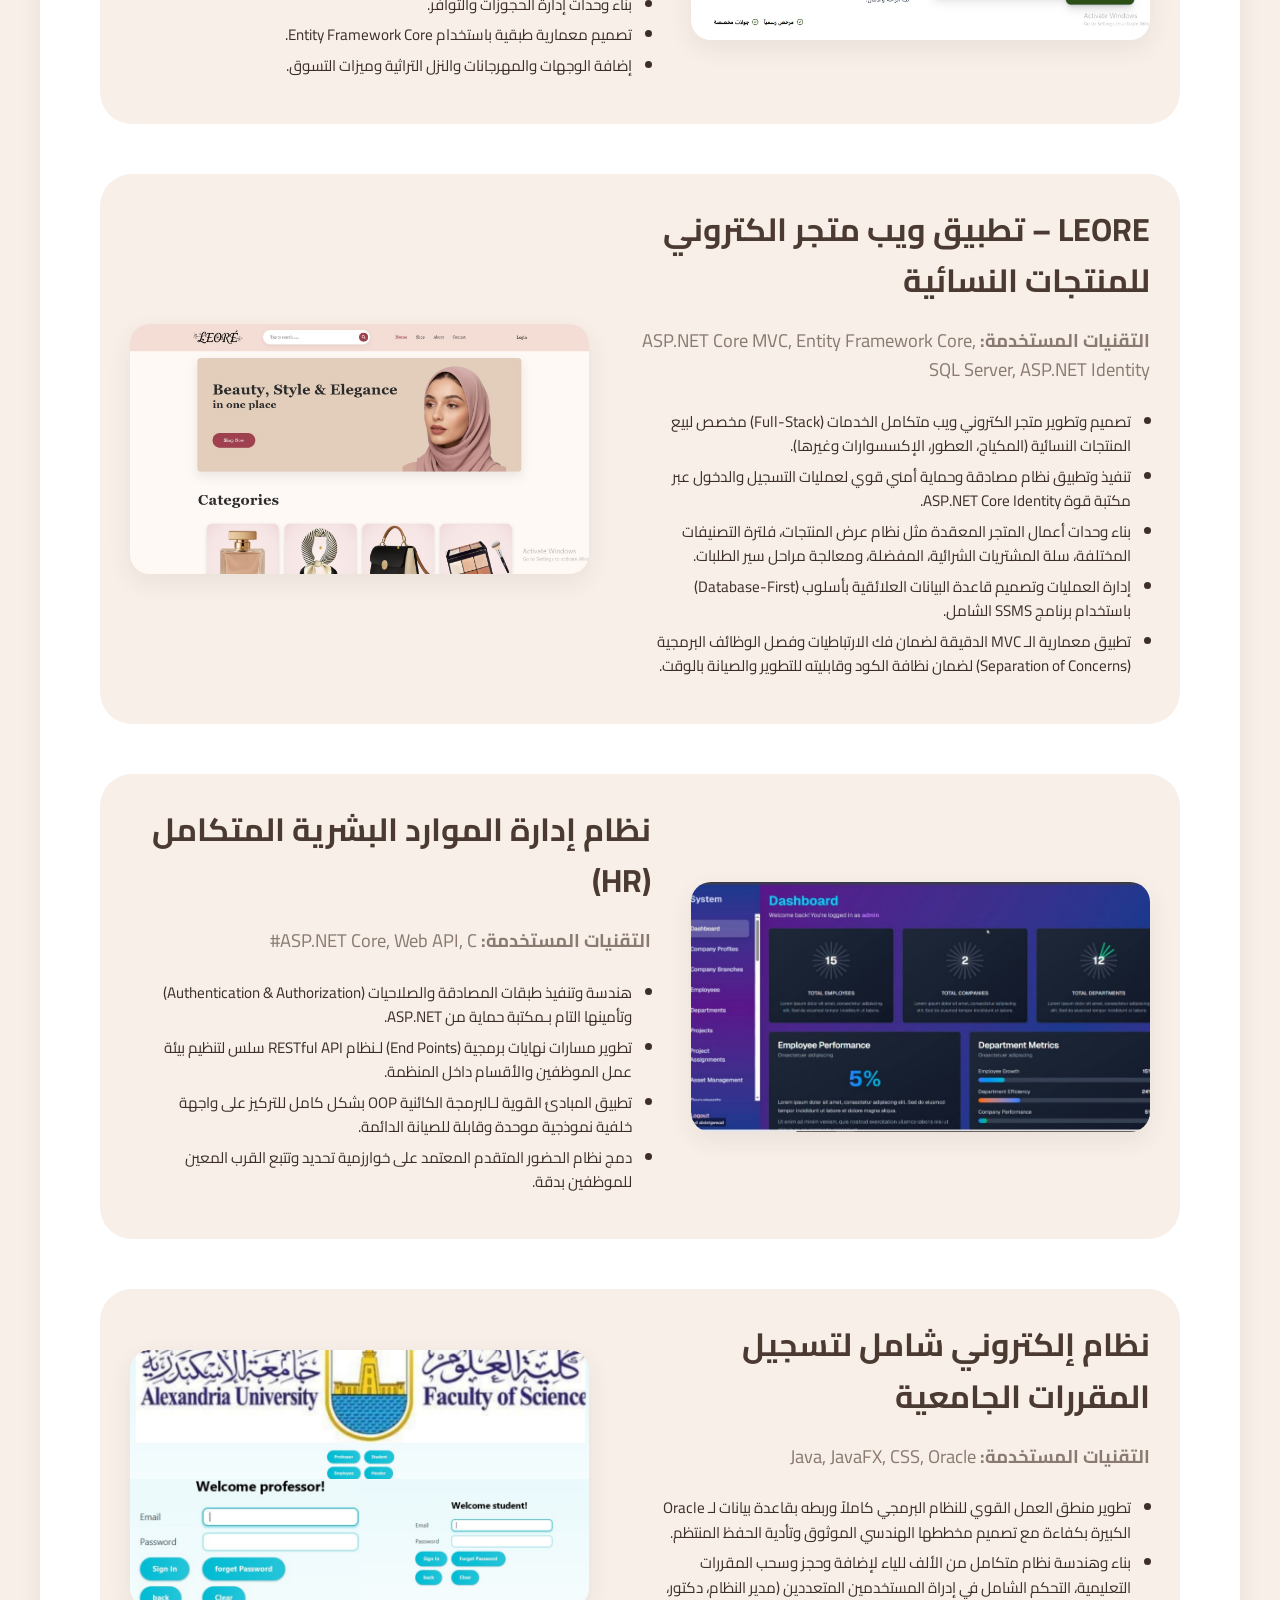
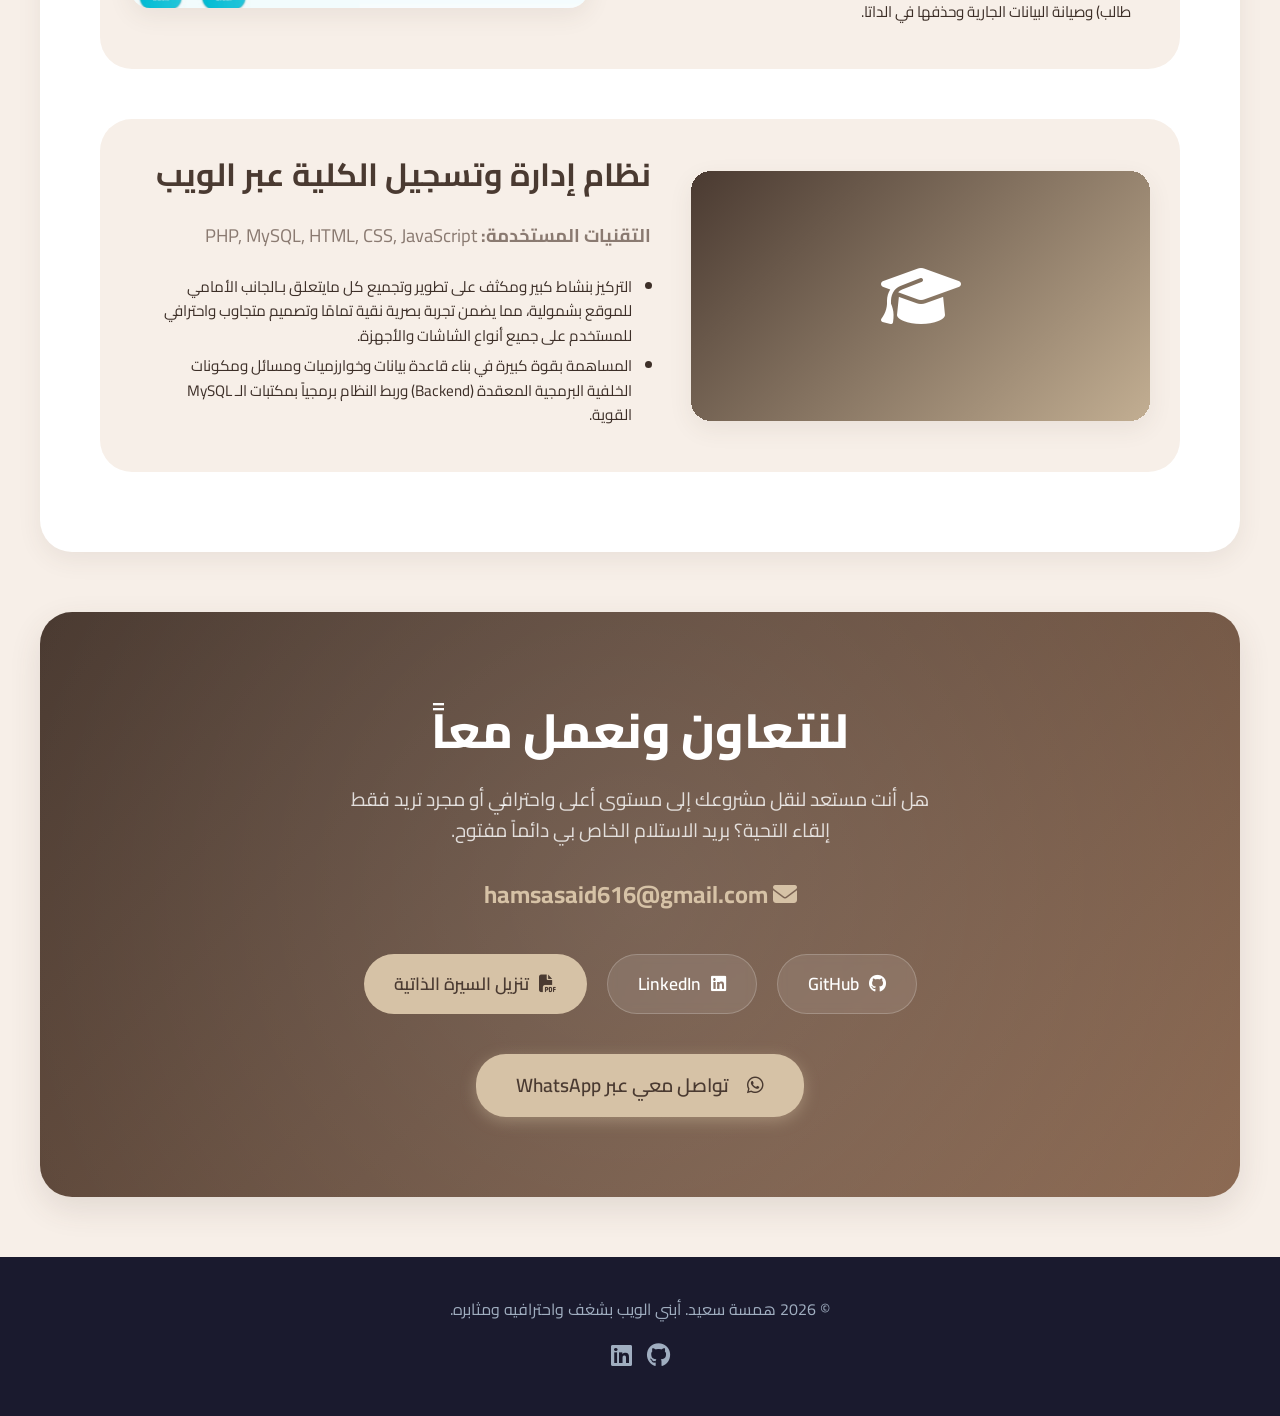
<file: index-ar.html>
<!DOCTYPE html>
<html lang="ar" dir="rtl">

<head>
  <meta charset="UTF-8" />
  <meta name="viewport" content="width=device-width, initial-scale=1" />
  <title>السيرة الذاتية - همسة سعيد</title>
  <link rel="icon" type="image/png" href="programmer.png?v=2" />
  <!-- FontAwesome for Icons -->
  <link rel="stylesheet" href="https://cdnjs.cloudflare.com/ajax/libs/font-awesome/6.4.0/css/all.min.css" />
  <!-- Google Fonts: Cairo for Arabic -->
  <link href="https://fonts.googleapis.com/css2?family=Cairo:wght@300;400;500;600;700;800&display=swap"
    rel="stylesheet" />
  <link rel="stylesheet" href="style.css" />
  <style>
    body,
    .btn,
    h1,
    h2,
    h3,
    h4,
    p,
    a,
    .nav-brand {
      font-family: 'Cairo', Arial, sans-serif !important;
    }
  </style>
</head>

<body>
  <div class="bg-animated"></div>

  <!-- Navigation Bar -->
  <nav class="main-nav">
    <div class="nav-brand">همسة خضر</div>
    <button class="nav-toggle" aria-label="Toggle navigation">
      <span class="hamburger"></span>
    </button>
    <ul>
      <li><a href="#about">نبذة عني</a></li>
      <li><a href="#education">التعليم والدورات</a></li>
      <li><a href="#certifications">الشهادات</a></li>
      <li><a href="#skills">المهارات</a></li>
      <li><a href="#services">الخدمات</a></li>
      <li><a href="#projects">المشاريع</a></li>
      <li><a href="#contact" class="nav-cta">تواصل معي</a></li>
      <li><a href="index.html" class="lang-switch" title="English"><i class="fas fa-globe"></i> English</a></li>
    </ul>
  </nav>

  <!-- Cover Section -->
  <header class="cover">
    <div class="cover-overlay"></div>
    <div class="cover-content fade-in-up">
      <div class="cover-text">
        <p class="greeting">مرحباً، أنا</p>
        <h1>همسة سعيد خضر</h1>
        <p class="title">مُطوّر ويب شامل .NET</p>
        <p class="subtitle">طالبة علوم حاسب تتميز بالتفكير التحليلي، متخصصة في تطوير الواجهات الخلفية (Backend) باستخدام
          بيئة .NET/C#.</p>
        <div class="header-actions">
          <a href="#projects" class="btn primary">استعرض أعمالي</a>
          <a href="#contact" class="btn outline">تواصل معي</a>
        </div>
      </div>
    </div>
  </header>

  <main>
    <!-- About Section -->
    <section id="about" class="about-me scroll-reveal">
      <div class="container">
        <div class="section-header">
          <h2 class="section-title">نبذة عني</h2>
          <div class="title-underline"></div>
        </div>

        <div class="about-content">
          <div class="about-image-wrapper">
            <img src="WhatsApp Image 2026-02-12 at 7.14.35 PM.jpeg" alt="همسة سعيد" class="profile-pic" />
            <div class="image-backdrop"></div>
          </div>
          <div class="about-text">
            <p>
              أنا طالبة متخصصة ومتميزة في علوم الحاسب، ذات وعي تحليلي عالٍ، أركز على تطوير الواجهات الخلفية باستخدام
              تقنيات .NET/C#. أمتلك كفاءة قوية في ASP.NET Core، وأسعى لبناء واجهات برمجية RESTful قوية وتطبيق المنطق
              التجاري المعقد لحل مشكلات العالم الحقيقي.
            </p>
            <p>
              لدي معرفة قوية بأنظمة قواعد البيانات مثل SQL Server و Oracle، إلى جانب الفهم العميق للمبادئ الأساسية لعلوم
              الحاسب مثل البرمجة الكائنية (OOP) وهياكل البيانات. هدفي المهني هو توظيف هذه الخبرات التقنية للانضمام كـ
              مطور واجهات خلفية مبتدئ (Junior .NET Backend Developer) لبناء تطبيقات خوادم عالية الأداء وقابلة للتوسع.
            </p>
          </div>
        </div>
      </div>
    </section>

    <!-- Education & Courses Timeline Section -->
    <section id="education" class="scroll-reveal">
      <div class="section-header">
        <h2>التعليم والدورات التقنية</h2>
        <div class="title-underline"></div>
      </div>
      <div class="timeline">
        <!-- Education Item -->
        <div class="timeline-item">
          <div class="timeline-dot"></div>
          <div class="timeline-content">
            <h3>علوم الحاسب </h3>
            <p class="timeline-subtitle">كلية العلوم، جامعة الإسكندرية</p>
            <span class="timeline-date"><i class="far fa-calendar-alt"></i> 2024 - 2027</span>
            <p>المعدل التراكمي (CGPA): 3.7</p>
            <p><strong>المقررات الأساسية:</strong> هندسة البرمجيات، البرمجة الكائنية (OOP)، هياكل البيانات والخوارزميات،
              نظم التشغيل، نظرية الحوسبة.</p>
            <p><strong>الويب والجرافيكس:</strong> برمجة الويب، تفاعل الإنسان والحاسوب (UI/UX)، الرسوميات بالحاسب.</p>
            <p><strong>مقررات متقدمة:</strong> خوارزميات البحث في الذكاء الاصطناعي، العلوم الإحصائية.</p>
          </div>
        </div>

        <!-- Course Item -->
        <div class="timeline-item">
          <div class="timeline-dot"></div>
          <div class="timeline-content">
            <h3>مبادرة أشبال مصر الرقمية (DEPI)</h3>
            <p class="timeline-subtitle">تطوير البرمجيات - مطور ويب شامل .NET (وزارة الاتصالات)</p>
            <span class="timeline-date"><i class="far fa-calendar-alt"></i> يوليو 2025 - ديسمبر 2025</span>
            <p>اكتساب مهارات التطوير الشامل للويب (Full-Stack) من خلال بيئة .NET، مع التركيز على بناء تطبيقات مبنية على
              البيانات وقابلة للتوسع.</p>
            <p>إتقان <strong>C#</strong> لبناء منطق الأعمال وتطوير مسارات RESTful API. اكتساب مهارات في <strong>HTML5,
                JavaScript, CSS3</strong>. خبرة في استخدام إطارات العمل <strong>.NET Core Web API و MVC</strong>.
            </p>
            <p>شمل التدريب أيضًا التخطيط المهني للعمل، واللغة الإنجليزية للأعمال، والجاهزية للعمل الحر، مع التأكيد على
              مهارات التواصل الفعال والذكاء العاطفي.</p>
          </div>
        </div>
      </div>
    </section>

    <!-- Certifications Section -->
    <section id="certifications" class="scroll-reveal">
      <div class="section-header">
        <h2>الشهادات والجوائز</h2>
        <div class="title-underline"></div>
      </div>
      <div class="certifications-grid">
        <div class="cert-card">
          <img src="WhatsApp Image 2026-02-12 at 7.22.38 PM.jpeg" alt="الشهادة" onerror="this.style.display='none';" />
        </div>
        <div class="cert-card">
          <img src="Hamsa saeed_page-0001.jpg" alt="شهادة DEPI" onerror="this.style.display='none';" />
        </div>
      </div>
    </section>

    <!-- Skills Section -->
    <section id="skills" class="scroll-reveal">
      <div class="section-header">
        <h2>المهارات التقنية</h2>
        <div class="title-underline"></div>
      </div>

      <div class="skills-grid">
        <div class="skill-category">
          <div class="category-icon"><i class="fas fa-server"></i></div>
          <h3>الواجهة الخلفية (Backend) و واجهات الـ APIs</h3>
          <div class="skill-tags">
            <span class="tag">C#</span>
            <span class="tag">ASP.NET Core</span>
            <span class="tag">RESTful API</span>
            <span class="tag">Web API</span>
            <span class="tag">MVC</span>
            <span class="tag">LINQ</span>
          </div>
        </div>

        <div class="skill-category">
          <div class="category-icon"><i class="fas fa-database"></i></div>
          <h3>قواعد البيانات والأدوات</h3>
          <div class="skill-tags">
            <span class="tag">SQL Server</span>
            <span class="tag">Oracle</span>
            <span class="tag">MySQL</span>
            <span class="tag">T-SQL</span>
            <span class="tag">Git/GitHub</span>
          </div>
        </div>

        <div class="skill-category">
          <div class="category-icon"><i class="fas fa-code"></i></div>
          <h3>أساسيات علوم الحاسب</h3>
          <div class="skill-tags">
            <span class="tag">البرمجة الكائنية OOP</span>
            <span class="tag">هياكل البيانات</span>
            <span class="tag">الخوارزميات</span>
            <span class="tag">أنظمة التشغيل</span>
            <span class="tag">الذكاء الاصطناعي</span>
          </div>
        </div>

        <div class="skill-category">
          <div class="category-icon"><i class="fas fa-laptop-code"></i></div>
          <h3>لغات برمجية أخرى</h3>
          <div class="skill-tags">
            <span class="tag">Java</span>
            <span class="tag">Python</span>
            <span class="tag">JavaScript</span>
            <span class="tag">HTML5 & CSS3</span>
            <span class="tag">Bash</span>
          </div>
        </div>

        <div class="skill-category">
          <div class="category-icon"><i class="fas fa-users"></i></div>
          <h3>المهارات الشخصية (Soft Skills)</h3>
          <div class="skill-tags">
            <span class="tag alt">تواصل فعّال</span>
            <span class="tag alt">العمل الجماعي</span>
            <span class="tag alt">القدرة على التكيف</span>
            <span class="tag alt">الذكاء العاطفي</span>
            <span class="tag alt">حل المشكلات</span>
          </div>
        </div>

        <div class="skill-category">
          <div class="category-icon"><i class="fas fa-language"></i></div>
          <h3>اللغات والهوايات</h3>
          <div class="skill-tags">
            <span class="tag alt">اللغة العربية (الأم)</span>
            <span class="tag alt">اللغة الإنجليزية</span>
            <span class="tag alt">الرسم</span>
            <span class="tag alt">كتابة القصص</span>
            <span class="tag alt">ألعاب الرياضيات</span>
          </div>
        </div>
      </div>
    </section>

    <!-- Offered Services Section -->
    <section id="services" class="scroll-reveal">
      <div class="section-header">
        <h2>ما أُقدّمه من خدمات</h2>
        <div class="title-underline"></div>
      </div>
      <p class="section-description">
        أتخصص في بناء تطبيقات الويب الشاملة مع تركيز شديد ومُطوّل على بنية الواجهة الخلفية (Backend). بدءاً من تصميم
        المعماريات البرمجية القابلة للتطوير وبناء واجهات برمجية آمنة، وصولاً إلى إدارة قواعد البيانات العلائقية المعقدة،
        أضمن لك حلولاً قوية، مرنة ومستدامة للتطبيق.
      </p>

      <div class="services-grid">
        <div class="service-card">
          <i class="fas fa-laptop-code service-icon"></i>
          <h3>تطوير ويب متكامل (Full-Stack)</h3>
          <p>بناء تطبيقات ويب شاملة للمستخدم من البداية للنهاية مع واجهات تفاعلية وأنظمة خلفية متينة تعتمد على تقنيات
            وأطر عمل حديثة.</p>
        </div>
        <div class="service-card">
          <i class="fas fa-server service-icon"></i>
          <h3>معمارية الواجهة الخلفية و APIs</h3>
          <p>أقوم بتصميم وتطوير أنظمة مصادقة وحماية قوية، ووحدات أعمال أساسية مُنظمة، و مسارات واجهات برمجة تطبيقات
            (API) قوية وقابلة للتوسع باستخدام ASP.NET Core و Java و PHP.</p>
        </div>
        <div class="service-card">
          <i class="fas fa-database service-icon"></i>
          <h3>تصميم وتطوير قواعد البيانات</h3>
          <p>تصميم مخططات قواعد البيانات العلائقية المعقدة باستخدام تقنية Entity Framework Core بنهج (Database-First)
            وإدارة الهياكل في SQL Server و Oracle و MySQL.</p>
        </div>
      </div>
    </section>

    <!-- Projects Section -->
    <section id="projects" class="scroll-reveal">
      <div class="section-header">
        <h2>أبرز المشاريع</h2>
        <div class="title-underline"></div>
      </div>
      <div class="projects-list">

        <!-- مشروع AbhaTop -->
        <div class="project-item abhatop-project">
          <div class="project-image-container">
            <img src="Screenshot 2026-05-15 180626.jpg" alt="AbhaTop – منصة سياحية API"
              style="width:100%; height:100%; min-height: 250px; object-fit: cover;"
              onerror="this.style.display='none'; this.nextElementSibling.style.display='flex';" />
            <div
              style="display: none; background: linear-gradient(135deg, #0f172a, #1e293b); width: 100%; height: 100%; min-height: 250px; align-items: center; justify-content: center; color: #7dd3fc; font-size: 4rem;">
              <i class="fas fa-server"></i>
            </div>
            <div class="project-overlay">
              <a href="https://github.com/Hamsasaeed99/AbhaTop" target="_blank" class="project-link-icon">
                <i class="fab fa-github"></i> عرض على GitHub
              </a>
            </div>
          </div>
          <div class="project-info">
            <div class="project-header-row">
              <h3>AbhaTop – Tourism Platform API</h3>
              <span class="in-progress-badge"><span class="pulse-dot"></span> قيد التطوير</span>
            </div>
            <p><strong>التقنيات المستخدمة:</strong> ASP.NET Core Web API, .NET 9, EF Core, SQL Server, JWT
              Authentication</p>
            <ul
              style="padding-left: 1.2rem; padding-right: 1.2rem; margin-top: 0.5rem; color: inherit; font-size: 0.95rem;">
              <li style="margin-bottom: 0.4rem;">تطوير واجهات RESTful API قابلة للتوسع لمنصة سياحية.</li>
              <li style="margin-bottom: 0.4rem;">تنفيذ مصادقة JWT والتفويض القائم على الأدوار.</li>
              <li style="margin-bottom: 0.4rem;">بناء وحدات إدارة الحجوزات والتوافر.</li>
              <li style="margin-bottom: 0.4rem;">تصميم معمارية طبقية باستخدام Entity Framework Core.</li>
              <li style="margin-bottom: 0.4rem;">إضافة الوجهات والمهرجانات والنزل التراثية وميزات التسوق.</li>
            </ul>
          </div>
        </div>

        <div class="project-item">
          <div class="project-image-container">
            <img src="Screenshot 2026-03-17 151208.jpg" alt="LEORE Project"
              style="width:100%; height:100%; min-height: 250px; object-fit: cover;"
              onerror="this.style.display='none'; this.nextElementSibling.style.display='flex';" />
            <!-- Fallback if image fails to load -->
            <div
              style="display: none; background: linear-gradient(135deg, var(--accent-color), var(--primary-color)); width: 100%; height: 100%; min-height: 250px; align-items: center; justify-content: center; color: white; font-size: 4rem;">
              <i class="fas fa-shopping-bag"></i>
            </div>
            <div class="project-overlay">
              <a href="https://github.com/Hamsasaeed99/LEORE" target="_blank" class="project-link-icon"><i
                  class="fab fa-github"></i> كود المصدر</a>
            </div>
          </div>
          <div class="project-info">
            <h3>LEORE – تطبيق ويب متجر الكتروني للمنتجات النسائية</h3>
            <p><strong>التقنيات المستخدمة:</strong> ASP.NET Core MVC, Entity Framework Core, SQL Server, ASP.NET
              Identity</p>
            <ul
              style="padding-left: 1.2rem; padding-right: 1.2rem; margin-top: 0.5rem; color: inherit; font-size: 0.95rem;">
              <li style="margin-bottom: 0.4rem;">تصميم وتطوير متجر الكتروني ويب متكامل الخدمات (Full-Stack) مخصص لبيع
                المنتجات النسائية (المكياج، العطور، الإكسسوارات وغيرها).</li>
              <li style="margin-bottom: 0.4rem;">تنفيذ وتطبيق نظام مصادقة وحماية أمني قوي لعمليات التسجيل والدخول عبر
                مكتبة قوة ASP.NET Core Identity.</li>
              <li style="margin-bottom: 0.4rem;">بناء وحدات أعمال المتجر المعقدة مثل نظام عرض المنتجات، فلترة التصنيفات
                المختلفة، سلة المشتريات الشرائية، المفضلة، ومعالجة مراحل سير الطلبات.</li>
              <li style="margin-bottom: 0.4rem;">إدارة العمليات وتصميم قاعدة البيانات العلائقية بأسلوب (Database-First)
                باستخدام برنامج SSMS الشامل.</li>
              <li style="margin-bottom: 0.4rem;">تطبيق معمارية الـ MVC الدقيقة لضمان فك الارتباطيات وفصل الوظائف
                البرمجية (Separation of Concerns) لضمان نظافة الكود وقابليته للتطوير والصيانة بالوقت.</li>
            </ul>
          </div>
        </div>

        <div class="project-item">
          <div class="project-image-container">
            <img src="Screenshot 2026-03-17 152359.jpg" alt="HR Management System Project"
              style="width:100%; height:100%; min-height: 250px; object-fit: cover;"
              onerror="this.style.display='none'; this.nextElementSibling.style.display='flex';" />
            <!-- Fallback if image fails to load -->
            <div
              style="display: none; background: linear-gradient(135deg, var(--primary-dark), var(--primary-color)); width: 100%; height: 100%; min-height: 250px; align-items: center; justify-content: center; color: white; font-size: 4rem;">
              <i class="fas fa-users-cog"></i>
            </div>
            <div class="project-overlay">
              <a href="https://github.com/Hamsasaeed99/NHA-263" target="_blank" class="project-link-icon"><i
                  class="fab fa-github"></i> كود المصدر</a>
            </div>
          </div>
          <div class="project-info">
            <h3>نظام إدارة الموارد البشرية المتكامل (HR)</h3>
            <p><strong>التقنيات المستخدمة:</strong> ASP.NET Core, Web API, C#</p>
            <ul
              style="padding-left: 1.2rem; padding-right: 1.2rem; margin-top: 0.5rem; color: inherit; font-size: 0.95rem;">
              <li style="margin-bottom: 0.4rem;">هندسة وتنفيذ طبقات المصادقة والصلاحيات (Authentication &amp;
                Authorization)
                وتأمينها التام بـمكتبة حماية من ASP.NET.</li>
              <li style="margin-bottom: 0.4rem;">تطوير مسارات نهايات برمجية (End Points) لـنظام RESTful API سلس لتنظيم
                بيئة عمل الموظفين والأقسام داخل المنظمة.</li>
              <li style="margin-bottom: 0.4rem;">تطبيق المبادئ القوية لـالبرمجة الكائنية OOP بشكل كامل للتركيز على واجهة
                خلفية نموذجية موحدة وقابلة للصيانة الدائمة.</li>
              <li style="margin-bottom: 0.4rem;">دمج نظام الحضور المتقدم المعتمد على خوارزمية تحديد وتتبع القرب المعين
                للموظفين بدقة.</li>
            </ul>
          </div>
        </div>

        <div class="project-item">
          <div class="project-image-container">
            <img src="photo-collage.png.png" alt="University Course System"
              style="width:100%; height:100%; min-height: 250px; object-fit: cover;"
              onerror="this.style.display='none'; this.nextElementSibling.style.display='flex';" />
            <!-- Fallback if image fails to load -->
            <div
              style="display: none; background: linear-gradient(135deg, var(--primary-dark), var(--accent-hover)); width: 100%; height: 100%; min-height: 250px; align-items: center; justify-content: center; color: white; font-size: 4rem;">
              <i class="fas fa-university"></i>
            </div>
            <div class="project-overlay">
              <span class="project-link-icon">برمجة سطح مكتب متقدمة و قواعد بيانات</span>
            </div>
          </div>
          <div class="project-info">
            <h3>نظام إلكتروني شامل لتسجيل المقررات الجامعية</h3>
            <p><strong>التقنيات المستخدمة:</strong> Java, JavaFX, CSS, Oracle</p>
            <ul
              style="padding-left: 1.2rem; padding-right: 1.2rem; margin-top: 0.5rem; color: inherit; font-size: 0.95rem;">
              <li style="margin-bottom: 0.4rem;">تطوير منطق العمل القوي للنظام البرمجي كاملاً وربطه بقاعدة بيانات لـ
                Oracle الكبيرة بكفاءة مع تصميم مخططها الهندسي الموثوق وتأدية الحفظ المنتظم.</li>
              <li style="margin-bottom: 0.4rem;">بناء وهندسة نظام متكامل من الألف للياء لإضافة وحجز وسحب المقررات
                التعليمية، التحكم الشامل في إدراة المستخدمين المتعددين (مدير النظام، دكتور، طالب) وصيانة البيانات
                الجارية وحذفها في الداتا.</li>
            </ul>
          </div>
        </div>

        <div class="project-item">
          <div class="project-image-container">
            <div
              style="background: linear-gradient(135deg, var(--primary-dark), var(--accent-hover)); width: 100%; height: 100%; min-height: 250px; display: flex; align-items: center; justify-content: center; color: white; font-size: 4rem;">
              <i class="fas fa-graduation-cap"></i>
            </div>
            <div class="project-overlay">
              <a href="https://github.com/Hamsasaeed99/CollegeSystem" target="_blank" class="project-link-icon"><i
                  class="fab fa-github"></i> كود المصدر</a>
            </div>
          </div>
          <div class="project-info">
            <h3>نظام إدارة وتسجيل الكلية عبر الويب</h3>
            <p><strong>التقنيات المستخدمة:</strong> PHP, MySQL, HTML, CSS, JavaScript</p>
            <ul
              style="padding-left: 1.2rem; padding-right: 1.2rem; margin-top: 0.5rem; color: inherit; font-size: 0.95rem;">
              <li style="margin-bottom: 0.4rem;">التركيز بنشاط كبير ومكثف على تطوير وتجميع كل مايتعلق بـالجانب الأمامي
                للموقع بشمولية، مما يضمن تجربة بصرية نقية تمامًا وتصميم متجاوب واحترافي للمستخدم على جميع أنواع الشاشات
                والأجهزة.</li>
              <li style="margin-bottom: 0.4rem;">المساهمة بقوة كبيرة في بناء قاعدة بيانات وخوارزميات ومسائل ومكونات
                الخلفية البرمجية المعقدة (Backend) وربط النظام برمجياً بمكتبات الـ MySQL القوية.</li>
            </ul>
          </div>
        </div>

      </div>
    </section>

    <!-- Contact Section -->
    <section id="contact" class="scroll-reveal">
      <div class="contact-card">
        <h2>لنتعاون ونعمل معاً</h2>
        <p>هل أنت مستعد لنقل مشروعك إلى مستوى أعلى واحترافي أو مجرد تريد فقط إلقاء التحية؟ بريد الاستلام الخاص بي دائماً
          مفتوح.</p>

        <a href="mailto:hamsasaid616@gmail.com" class="email-link">
          <i class="fas fa-envelope"></i> hamsasaid616@gmail.com
        </a>

        <div class="contact-grid">
          <a href="https://github.com/Hamsasaeed99" target="_blank" class="social-link">
            <i class="fab fa-github"></i>
            <span>GitHub</span>
          </a>
          <a href="https://www.linkedin.com/in/hamsasaeed55" target="_blank" class="social-link">
            <i class="fab fa-linkedin"></i>
            <span>LinkedIn</span>
          </a>
          <a href="Hamsa Saeed OthmanResumeFullStack.pdf" target="_blank" class="social-link highlight">
            <i class="fas fa-file-pdf"></i>
            <span>تنزيل السيرة الذاتية</span>
          </a>
        </div>

        <a class="btn primary cta-btn" href="https://wa.me/qr/BJYZMASIEOZRG1" target="_blank">
          <i class="fab fa-whatsapp"></i> تواصل معي عبر WhatsApp
        </a>
      </div>
    </section>

  </main>

  <footer>
    <div class="footer-content">
      <p>© <span id="year">2025</span> همسة سعيد. أبني الويب بشغف واحترافيه ومثابره.</p>
      <div class="footer-socials">
        <a href="https://github.com/Hamsasaeed99" target="_blank"><i class="fab fa-github"></i></a>
        <a href="https://www.linkedin.com/in/hamsasaeed55" target="_blank"><i class="fab fa-linkedin"></i></a>
      </div>
    </div>
  </footer>

  <!-- Simple Script for Animations and Dynamic Year -->
  <script>
    // Dynamic Footer Year
    document.getElementById('year').textContent = new Date().getFullYear();

    // Scroll Reveal Animation Observer
    const observerOptions = {
      root: null,
      rootMargin: '0px',
      threshold: 0.15
    };

    const observer = new IntersectionObserver((entries, observer) => {
      entries.forEach(entry => {
        if (entry.isIntersecting) {
          entry.target.classList.add('visible');
        }
      });
    }, observerOptions);

    document.querySelectorAll('.scroll-reveal').forEach((section) => {
      observer.observe(section);
    });

    // Mobile Navigation Toggle
    const navToggle = document.querySelector('.nav-toggle');
    const navMenu = document.querySelector('.main-nav ul');
    
    if (navToggle && navMenu) {
      navToggle.addEventListener('click', () => {
        navToggle.classList.toggle('active');
        navMenu.classList.toggle('active');
      });
      
      // Close menu when clicking a link
      navMenu.querySelectorAll('a').forEach(link => {
        link.addEventListener('click', () => {
          navToggle.classList.remove('active');
          navMenu.classList.remove('active');
        });
      });
    }
  </script>
</body>

</html>
</file>
<file: style.css>
@import url('https://fonts.googleapis.com/css2?family=Outfit:wght@300;400;500;600;700;800&display=swap');

/* --- CSS Variables & Design System --- */
:root {
  --primary-color: #8C6A53; /* Soft Brown */
  --primary-dark: #4A3A31;  /* Coffee */
  --accent-color: #D6C2A6;  /* Beige Accent */
  --accent-hover: #C2AE92;  /* Hover Beige */
  --bg-light: #F7EFE8;      /* Light Beige */
  --surface-color: #ffffff;
  
  --text-main: #3D2F28;
  --text-muted: #8A7A71;
  --text-light: #ffffff;
  
  --shadow-sm: 0 2px 8px rgba(74, 58, 49, 0.06);
  --shadow-md: 0 8px 24px rgba(74, 58, 49, 0.08);
  --shadow-lg: 0 12px 32px rgba(74, 58, 49, 0.12);
  --shadow-hover: 0 20px 40px rgba(140, 106, 83, 0.15);
  
  --radius-md: 12px;
  --radius-lg: 20px;
  --radius-xl: 32px;
  
  --transition-fast: 0.2s ease;
  --transition-normal: 0.3s cubic-bezier(0.4, 0, 0.2, 1);
}

/* --- Base Styles --- */
html {
  scroll-behavior: smooth;
}

body {
  font-family: 'Outfit', Arial, sans-serif;
  background-color: var(--bg-light);
  margin: 0;
  color: var(--text-main);
  line-height: 1.6;
  overflow-x: hidden;
}

h1, h2, h3, h4, p {
  margin: 0;
}

a {
  text-decoration: none;
  color: inherit;
}

/* --- Animated Background --- */
.bg-animated {
  position: fixed;
  top: 0; left: 0;
  width: 100vw;
  height: 100vh;
  z-index: -1;
  background: linear-gradient(135deg, #4A3A31, #8C6A53, #A58066, #D6C2A6);
  background-size: 400% 400%;
  animation: gradientBG 15s ease infinite;
  opacity: 0.05; /* Subtle background texture behind everything */
}

@keyframes gradientBG {
  0% { background-position: 0% 50%; }
  50% { background-position: 100% 50%; }
  100% { background-position: 0% 50%; }
}

/* --- Navigation Bar (Glassmorphism) --- */
.main-nav {
  position: fixed;
  top: 0;
  width: 100%;
  z-index: 1000;
  background: rgba(74, 58, 49, 0.85);
  backdrop-filter: blur(12px);
  -webkit-backdrop-filter: blur(12px);
  border-bottom: 1px solid rgba(255,255,255,0.1);
  display: flex;
  justify-content: space-between;
  align-items: center;
  padding: 0 5%;
  height: 70px;
  box-sizing: border-box;
  transition: all var(--transition-normal);
}

.nav-brand {
  color: var(--text-light);
  font-size: 1.5rem;
  font-weight: 800;
  letter-spacing: 1px;
}

.main-nav ul {
  display: flex;
  gap: 15px;
  list-style: none;
  margin: 0;
  padding: 0;
  align-items: center;
}

.main-nav a {
  color: rgba(255,255,255,0.85);
  font-weight: 500;
  font-size: 1rem;
  padding: 8px 16px;
  border-radius: var(--radius-md);
  transition: all var(--transition-fast);
}

.main-nav a:hover {
  color: var(--text-light);
  background: rgba(255,255,255,0.1);
}

.nav-cta {
  background: var(--accent-color) !important;
  color: var(--primary-dark) !important;
  font-weight: 700 !important;
}

.nav-cta:hover {
  background: var(--accent-hover) !important;
  transform: translateY(-2px);
  box-shadow: 0 4px 12px rgba(214, 194, 166, 0.4);
}

/* --- Hero / Cover Section --- */
.cover {
  position: relative;
  min-height: 90vh;
  display: flex;
  align-items: center;
  justify-content: center;
  background: linear-gradient(135deg, var(--primary-dark) 0%, var(--primary-color) 100%);
  color: var(--text-light);
  padding-top: 70px; /* Offset for nav */
  text-align: center;
  border-bottom-right-radius: 80px;
  border-bottom-left-radius: 80px;
  box-shadow: 0 10px 40px rgba(74, 58, 49, 0.4);
  overflow: hidden;
}

.cover::before {
  content: '';
  position: absolute;
  top: 0; left: 0; right: 0; bottom: 0;
  background: url('[data-uri]');
  z-index: 1;
}

.cover-overlay {
  position: absolute;
  background: radial-gradient(circle at center, transparent 0%, rgba(0,0,0,0.3) 100%);
  top: 0; left: 0; right: 0; bottom: 0;
  z-index: 2;
}

.cover-content {
  position: relative;
  z-index: 3;
  max-width: 800px;
  padding: 0 20px;
}

.greeting {
  font-size: 1.5rem;
  font-weight: 500;
  color: var(--accent-color);
  margin-bottom: 15px;
  letter-spacing: 2px;
  text-transform: uppercase;
}

.cover-text h1 {
  font-size: clamp(2.2rem, 8vw, 5rem);
  font-weight: 800;
  line-height: 1.1;
  margin-bottom: 20px;
  background: linear-gradient(to right, #fff, rgba(255,255,255,0.7));
  -webkit-background-clip: text;
  background-clip: text;
  -webkit-text-fill-color: transparent;
}

.cover-text .title {
  font-size: 2rem;
  font-weight: 600;
  margin-bottom: 15px;
}

.cover-text .subtitle {
  font-size: 1.25rem;
  color: rgba(255,255,255,0.8);
  max-width: 600px;
  margin: 0 auto 40px auto;
}

.header-actions {
  display: flex;
  gap: 20px;
  justify-content: center;
}

/* --- Layout & Sections --- */
main {
  max-width: 1200px;
  margin: -60px auto 60px auto; /* Pulls up over the hero */
  padding: 0 20px;
  position: relative;
  z-index: 10;
}

section {
  background: var(--surface-color);
  margin-bottom: 60px;
  padding: 80px 60px;
  border-radius: var(--radius-xl);
  box-shadow: var(--shadow-md);
}

.section-header {
  text-align: center;
  margin-bottom: 50px;
}

.section-title, section h2 {
  color: var(--primary-dark);
  font-size: 2.5rem;
  font-weight: 800;
  margin-bottom: 15px;
}

.title-underline {
  height: 4px;
  width: 60px;
  background: var(--accent-color);
  margin: 0 auto;
  border-radius: 2px;
}

.section-description {
  text-align: center;
  font-size: 1.2rem;
  color: var(--text-muted);
  max-width: 700px;
  margin: 0 auto 50px auto;
}

/* --- Buttons --- */
.btn {
  display: inline-flex;
  align-items: center;
  justify-content: center;
  gap: 10px;
  font-family: 'Outfit', sans-serif;
  font-weight: 600;
  padding: 14px 32px;
  border-radius: 30px;
  cursor: pointer;
  transition: all var(--transition-normal);
  font-size: 1.1rem;
  border: none;
}

.btn.primary {
  background: var(--accent-color);
  color: var(--primary-dark);
  box-shadow: 0 4px 15px rgba(214, 194, 166, 0.4);
}

.btn.primary:hover {
  background: var(--accent-hover);
  transform: translateY(-3px);
  box-shadow: 0 6px 20px rgba(214, 194, 166, 0.5);
}

.btn.outline {
  background: transparent;
  color: var(--text-light);
  border: 2px solid rgba(255,255,255,0.5);
}

.btn.outline:hover {
  background: rgba(255,255,255,0.1);
  border-color: var(--text-light);
}

/* --- About Section --- */
.about-content {
  display: flex;
  align-items: center;
  gap: 60px;
}

.about-image-wrapper {
  flex: 0 0 320px;
  position: relative;
}

.image-backdrop {
  position: absolute;
  top: 20px; left: -20px;
  width: 100%; height: 100%;
  border-radius: var(--radius-lg);
  background: linear-gradient(135deg, var(--primary-color), var(--accent-color));
  z-index: 1;
  opacity: 0.2;
}

.profile-pic {
  width: 100%;
  height: auto;
  border-radius: var(--radius-lg);
  box-shadow: var(--shadow-lg);
  position: relative;
  z-index: 2;
  object-fit: cover;
  aspect-ratio: 4/5;
}

.about-text {
  flex: 1;
}

.about-text p {
  font-size: 1.15rem;
  color: var(--text-muted);
  margin-bottom: 20px;
  line-height: 1.8;
}

.about-text strong {
  color: var(--primary-dark);
  font-weight: 700;
}

/* --- Timeline (Education & Courses) --- */
.timeline {
  position: relative;
  max-width: 800px;
  margin: 0 auto;
}

.timeline::before {
  content: '';
  position: absolute;
  top: 0; left: 20px;
  width: 2px; height: 100%;
  background: rgba(140, 106, 83, 0.15);
}

.timeline-item {
  position: relative;
  padding-left: 60px;
  margin-bottom: 40px;
}

.timeline-item:last-child {
  margin-bottom: 0;
}

.timeline-dot {
  position: absolute;
  left: 11px; top: 5px;
  width: 20px; height: 20px;
  background: var(--surface-color);
  border: 4px solid var(--primary-color);
  border-radius: 50%;
  box-shadow: 0 0 0 4px rgba(140, 106, 83, 0.15);
  z-index: 2;
}

.timeline-content {
  background: var(--bg-light);
  padding: 30px;
  border-radius: var(--radius-lg);
  border-left: 4px solid var(--primary-color);
  transition: transform var(--transition-normal);
}

.timeline-content:hover {
  transform: translateX(10px);
  box-shadow: var(--shadow-sm);
}

.timeline-content h3 {
  color: var(--primary-dark);
  font-size: 1.5rem;
  margin-bottom: 5px;
}

.timeline-subtitle {
  color: var(--primary-color);
  font-weight: 600;
  margin-bottom: 10px;
}

.timeline-date {
  display: inline-block;
  background: rgba(140, 106, 83, 0.15);
  color: var(--primary-dark);
  padding: 5px 12px;
  border-radius: 20px;
  font-size: 0.9rem;
  font-weight: 600;
  margin-bottom: 15px;
}

.timeline-content p:last-child {
  color: var(--text-muted);
}

/* --- Skills Grid --- */
.skills-grid {
  display: grid;
  grid-template-columns: repeat(auto-fit, minmax(300px, 1fr));
  gap: 30px;
}

.skill-category {
  background: var(--bg-light);
  padding: 40px 30px;
  border-radius: var(--radius-lg);
  text-align: center;
  transition: all var(--transition-normal);
  border: 1px solid rgba(0,0,0,0.03);
}

.skill-category:hover {
  transform: translateY(-8px);
  box-shadow: var(--shadow-md);
  border-color: rgba(140, 106, 83, 0.15);
}

.category-icon {
  width: 60px; height: 60px;
  margin: 0 auto 20px auto;
  background: linear-gradient(135deg, var(--primary-color), var(--primary-dark));
  color: white;
  display: flex;
  align-items: center;
  justify-content: center;
  font-size: 1.8rem;
  border-radius: 16px;
  transform: rotate(-5deg);
}

.skill-category h3 {
  color: var(--primary-dark);
  font-size: 1.5rem;
  margin-bottom: 25px;
}

.skill-tags {
  display: flex;
  flex-wrap: wrap;
  gap: 10px;
  justify-content: center;
}

.tag {
  background: white;
  color: var(--primary-dark);
  padding: 8px 16px;
  border-radius: 20px;
  font-size: 0.95rem;
  font-weight: 600;
  box-shadow: var(--shadow-sm);
  transition: all var(--transition-fast);
}

.tag.alt {
  background: rgba(214, 194, 166, 0.3);
  color: #7A6242;
  box-shadow: none;
}

.tag:hover {
  background: var(--primary-color);
  color: white;
  transform: scale(1.05);
}

.tag.alt:hover {
  background: var(--accent-color);
  color: var(--primary-dark);
}

/* --- Certifications Grid --- */
.certifications-grid {
  display: flex;
  flex-wrap: wrap;
  justify-content: center;
  gap: 40px;
}

.cert-card {
  flex: 0 1 500px;
  max-width: 100%;
  border-radius: var(--radius-lg);
  overflow: hidden;
  box-shadow: var(--shadow-md);
  transition: transform var(--transition-normal), box-shadow var(--transition-normal);
  background: var(--surface-color);
  padding: 15px;
  border: 1px solid rgba(0,0,0,0.05);
}

.cert-card:hover {
  transform: translateY(-8px);
  box-shadow: var(--shadow-lg);
}

.cert-card img {
  width: 100%;
  height: auto;
  display: block;
  border-radius: var(--radius-md);
}

/* --- Services Grid --- */
.services-grid {
  display: grid;
  grid-template-columns: repeat(auto-fit, minmax(280px, 1fr));
  gap: 30px;
}

.service-card {
  padding: 40px 30px;
  border-radius: var(--radius-lg);
  background: var(--surface-color);
  border: 1px solid rgba(0,0,0,0.05);
  box-shadow: var(--shadow-sm);
  transition: all var(--transition-normal);
  text-align: center;
  position: relative;
  overflow: hidden;
  z-index: 1;
}

.service-card::after {
  content: '';
  position: absolute;
  top: 0; left: 0; width: 100%; height: 4px;
  background: linear-gradient(90deg, var(--primary-color), var(--accent-color));
  transform: scaleX(0);
  transform-origin: left;
  transition: transform var(--transition-normal);
}

.service-card:hover {
  transform: translateY(-8px);
  box-shadow: var(--shadow-lg);
}

.service-card:hover::after {
  transform: scaleX(1);
}

.service-icon {
  font-size: 3rem;
  background: linear-gradient(135deg, var(--primary-color), var(--primary-dark));
  -webkit-background-clip: text;
  background-clip: text;
  -webkit-text-fill-color: transparent;
  margin-bottom: 20px;
}

.service-card h3 {
  color: var(--primary-dark);
  font-size: 1.4rem;
  margin-bottom: 15px;
}

.service-card p {
  color: var(--text-muted);
  font-size: 1.05rem;
}

/* --- Projects List --- */
.projects-list {
  display: flex;
  flex-direction: column;
  gap: 50px;
}

.project-item {
  display: flex;
  gap: 40px;
  align-items: center;
  background: var(--bg-light);
  border-radius: var(--radius-xl);
  padding: 30px;
  transition: all var(--transition-normal);
}

.project-item:nth-child(even) {
  flex-direction: row-reverse;
}

.project-item:hover {
  background: white;
  box-shadow: var(--shadow-hover);
  transform: translateY(-5px);
}

.project-image-container {
  flex: 0 0 45%;
  position: relative;
  border-radius: var(--radius-lg);
  overflow: hidden;
  box-shadow: var(--shadow-md);
}

.project-image-container img {
  width: 100%;
  height: 100%;
  object-fit: cover;
  transition: transform 0.5s ease;
  display: block;
}

.project-overlay {
  position: absolute;
  top: 0; left: 0; right: 0; bottom: 0;
  background: rgba(74, 58, 49, 0.8);
  display: flex;
  align-items: center;
  justify-content: center;
  opacity: 0;
  transition: opacity var(--transition-normal);
}

.project-item:hover .project-image-container img {
  transform: scale(1.05);
}

.project-item:hover .project-overlay {
  opacity: 1;
}

.project-link-icon {
  background: white;
  color: var(--primary-dark);
  padding: 12px 24px;
  border-radius: 30px;
  font-weight: 700;
  display: flex;
  align-items: center;
  gap: 8px;
  transform: translateY(20px);
  transition: all var(--transition-normal);
}

.project-item:hover .project-link-icon {
  transform: translateY(0);
}

.project-link-icon:hover {
  background: var(--accent-color);
}

.project-info {
  flex: 1;
}

.project-info h3 {
  color: var(--primary-dark);
  font-size: 2rem;
  margin-bottom: 20px;
}

.project-info p {
  color: var(--text-muted);
  font-size: 1.15rem;
  margin-bottom: 25px;
}

.case-study {
  background: rgba(214, 194, 166, 0.3);
  border-left: 4px solid var(--accent-color);
  padding: 15px 20px;
  border-radius: 0 var(--radius-md) var(--radius-md) 0;
  color: #7A6242;
  font-size: 1.05rem;
}

.case-study strong {
  color: var(--primary-dark);
}

/* --- Contact Section --- */
#contact {
  background: transparent;
  box-shadow: none;
  padding: 0;
}

.contact-card {
  background: linear-gradient(135deg, var(--primary-dark), var(--primary-color));
  border-radius: var(--radius-xl);
  padding: 80px 40px;
  text-align: center;
  color: white;
  box-shadow: var(--shadow-lg);
  position: relative;
  overflow: hidden;
}

.contact-card::before {
  content: '';
  position: absolute;
  top: -50%; left: -50%; width: 200%; height: 200%;
  background: radial-gradient(circle, rgba(255,255,255,0.1) 0%, transparent 50%);
  animation: rotate 20s linear infinite;
  z-index: 1;
}

@keyframes rotate {
  100% { transform: rotate(360deg); }
}

.contact-card > * {
  position: relative;
  z-index: 2;
}

.contact-card h2 {
  font-size: 3rem;
  margin-bottom: 15px;
  color: white;
}

.contact-card p {
  font-size: 1.2rem;
  color: rgba(255,255,255,0.8);
  max-width: 600px;
  margin: 0 auto 30px auto;
}

.email-link {
  font-size: 1.5rem;
  font-weight: 700;
  color: var(--accent-color);
  margin-bottom: 40px;
  display: inline-block;
}

.contact-grid {
  display: flex;
  justify-content: center;
  gap: 20px;
  margin-bottom: 40px;
  flex-wrap: wrap;
}

.social-link {
  display: flex;
  align-items: center;
  gap: 10px;
  background: rgba(255,255,255,0.1);
  padding: 15px 30px;
  border-radius: 30px;
  font-weight: 600;
  font-size: 1.1rem;
  backdrop-filter: blur(5px);
  border: 1px solid rgba(255,255,255,0.2);
  transition: all var(--transition-normal);
}

.social-link:hover {
  background: white;
  color: var(--primary-dark);
  transform: translateY(-3px);
}

.social-link.highlight {
  background: var(--accent-color);
  color: var(--primary-dark);
  border: none;
}

.social-link.highlight:hover {
  background: var(--accent-hover);
  box-shadow: 0 4px 15px rgba(214, 194, 166, 0.5);
}

.cta-btn {
  font-size: 1.2rem;
  padding: 16px 40px;
}

/* --- Footer --- */
footer {
  background-color: #1a1a2e;
  color: #a0aec0;
  padding: 40px 0;
  text-align: center;
}

.footer-content {
  max-width: 1200px;
  margin: 0 auto;
  display: flex;
  flex-direction: column;
  align-items: center;
  gap: 15px;
}

.footer-socials {
  display: flex;
  gap: 15px;
}

.footer-socials a {
  color: #a0aec0;
  font-size: 1.5rem;
  transition: color var(--transition-fast);
}

.footer-socials a:hover {
  color: var(--accent-color);
}

/* --- Animations --- */
.fade-in-up {
  animation: fadeInUp 1s cubic-bezier(0.2, 0.8, 0.2, 1) forwards;
}

@keyframes fadeInUp {
  from {
    opacity: 0;
    transform: translateY(40px);
  }
  to {
    opacity: 1;
    transform: translateY(0);
  }
}

.scroll-reveal {
  opacity: 0;
  transform: translateY(30px);
  transition: all 0.8s cubic-bezier(0.5, 0, 0, 1);
}

.scroll-reveal.visible {
  opacity: 1;
  transform: translateY(0);
}

/* --- Mobile Toggle Menu --- */
.nav-toggle {
  display: none;
  background: transparent;
  border: none;
  cursor: pointer;
  padding: 10px;
  z-index: 1001;
  align-items: center;
  justify-content: center;
}

.hamburger {
  display: block;
  position: relative;
  width: 24px;
  height: 2px;
  background: var(--text-light);
  transition: background var(--transition-fast);
}

.hamburger::before,
.hamburger::after {
  content: '';
  position: absolute;
  left: 0;
  width: 100%;
  height: 2px;
  background: var(--text-light);
  transition: transform var(--transition-normal), top var(--transition-normal);
}

.hamburger::before {
  top: -8px;
}

.hamburger::after {
  top: 8px;
}

/* Hamburger active animation */
.nav-toggle.active .hamburger {
  background: transparent;
}

.nav-toggle.active .hamburger::before {
  top: 0;
  transform: rotate(45deg);
}

.nav-toggle.active .hamburger::after {
  top: 0;
  transform: rotate(-45deg);
}

/* --- Responsive Design --- */
@media (max-width: 992px) {
  .cover-text h1 { font-size: 4rem; }
  .project-item, .project-item:nth-child(even) {
    flex-direction: column;
  }
  .project-image-container {
    flex: 0 0 auto;
    width: 100%;
    height: 300px;
  }
  main { padding: 0 15px; }
  section { padding: 60px 30px; }
  .about-content { flex-direction: column; text-align: center; }
  .about-image-wrapper { flex: 0 0 auto; width: 280px; margin: 0 auto; }
}

@media (max-width: 768px) {
  .nav-toggle {
    display: flex;
    align-items: center;
    justify-content: center;
  }
  .main-nav ul {
    display: flex;
    flex-direction: column;
    position: absolute;
    top: 70px;
    left: 0;
    width: 100%;
    background: rgba(74, 58, 49, 0.96);
    backdrop-filter: blur(16px);
    -webkit-backdrop-filter: blur(16px);
    border-bottom: 1px solid rgba(255,255,255,0.1);
    padding: 20px 0;
    gap: 15px;
    transform: translateY(-150%);
    opacity: 0;
    transition: transform var(--transition-normal), opacity var(--transition-normal);
    pointer-events: none;
    box-sizing: border-box;
    align-items: center;
  }
  .main-nav ul.active {
    transform: translateY(0);
    opacity: 1;
    pointer-events: auto;
  }
  .nav-brand { font-size: 1.2rem; }
  
  .cover-text h1 { font-size: clamp(2rem, 8vw, 3rem); }
  .cover-text .title { font-size: 1.5rem; }
  .header-actions { flex-direction: column; }
  
  section { padding: 40px 20px; border-radius: var(--radius-lg); }
  .section-title, section h2 { font-size: 2rem; }
  
  .timeline::before { left: 15px; }
  .timeline-item { padding-left: 45px; }
  .timeline-dot { left: 6px; width: 16px; height: 16px; }
  
  /* Project mobile overrides: make overlays visible since no hover on touch */
  .project-overlay {
    opacity: 1 !important;
    background: rgba(74, 58, 49, 0.45) !important;
  }
  
  .project-link-icon {
    transform: translateY(0) !important;
    box-shadow: var(--shadow-md);
    font-size: 0.95rem;
    padding: 10px 20px;
  }
  
  .contact-card { padding: 40px 20px; }
  .contact-card h2 { font-size: 2.2rem; }
  .email-link { font-size: 1.2rem; }
  .social-link { width: 100%; justify-content: center; }
}

/* --- RTL Support for Arabic --- */
[dir="rtl"] .timeline::before {
  left: auto;
  right: 20px;
}

[dir="rtl"] .timeline-item {
  padding-left: 0;
  padding-right: 60px;
}

[dir="rtl"] .timeline-dot {
  left: auto;
  right: 11px;
}

[dir="rtl"] .timeline-content {
  border-left: none;
  border-right: 4px solid var(--primary-color);
}

[dir="rtl"] .timeline-content:hover {
  transform: translateX(-10px);
}

[dir="rtl"] .case-study {
  border-left: none;
  border-right: 4px solid var(--accent-color);
  border-radius: var(--radius-md) 0 0 var(--radius-md);
}

@media (max-width: 768px) {
  [dir="rtl"] .timeline::before { right: 15px; }
  [dir="rtl"] .timeline-item { padding-right: 45px; }
  [dir="rtl"] .timeline-dot { right: 6px; }
}

/* Fix icons and margins in rtl */
[dir="rtl"] .project-link-icon i,
[dir="rtl"] .btn i {
  margin-left: 8px;
  margin-right: 0;
}

/* =====================================================
   AbhaTop Project Card – Special Styles
   ===================================================== */

/* Project header row: title + badge side by side */
.project-header-row {
  display: flex;
  align-items: flex-start;
  gap: 14px;
  flex-wrap: wrap;
  margin-bottom: 8px;
}

.project-header-row h3 {
  margin-bottom: 0 !important;
  flex: 1;
}

/* "Currently In Progress" pulsing badge */
.in-progress-badge {
  display: inline-flex;
  align-items: center;
  gap: 7px;
  background: linear-gradient(135deg, #1a2a1a, #2a3f2a);
  color: #4ade80;
  font-size: 0.78rem;
  font-weight: 700;
  padding: 5px 12px;
  border-radius: 20px;
  border: 1px solid rgba(74, 222, 128, 0.35);
  letter-spacing: 0.5px;
  white-space: nowrap;
  flex-shrink: 0;
  margin-top: 6px;
  box-shadow: 0 0 12px rgba(74, 222, 128, 0.15);
}

.pulse-dot {
  width: 8px;
  height: 8px;
  background: #4ade80;
  border-radius: 50%;
  animation: pulse-glow 1.5s ease-in-out infinite;
  flex-shrink: 0;
}

@keyframes pulse-glow {
  0%, 100% { opacity: 1; transform: scale(1); box-shadow: 0 0 0 0 rgba(74,222,128,0.5); }
  50%       { opacity: 0.7; transform: scale(1.3); box-shadow: 0 0 0 5px rgba(74,222,128,0); }
}

/* Project type label */
.project-type-label {
  display: inline-flex;
  align-items: center;
  gap: 7px;
  background: rgba(140, 106, 83, 0.1);
  color: var(--primary-color);
  font-size: 0.9rem;
  font-weight: 600;
  padding: 5px 14px;
  border-radius: 20px;
  margin-bottom: 14px !important;
  border: 1px solid rgba(140, 106, 83, 0.2);
}

/* Tech badges strip */
.tech-badges {
  display: flex;
  flex-wrap: wrap;
  gap: 8px;
  margin: 16px 0;
}

.tech-badge {
  display: inline-flex;
  align-items: center;
  gap: 6px;
  font-size: 0.8rem;
  font-weight: 700;
  padding: 5px 12px;
  border-radius: 20px;
  transition: transform var(--transition-fast), box-shadow var(--transition-fast);
  cursor: default;
}

.tech-badge:hover {
  transform: translateY(-2px);
  box-shadow: 0 4px 12px rgba(0,0,0,0.12);
}

/* .NET / ASP.NET — deep purple */
.tech-badge.dotnet {
  background: linear-gradient(135deg, #3b1f6e, #512da8);
  color: #e1d5ff;
  border: 1px solid rgba(179,136,255,0.3);
}

/* Database — dark teal */
.tech-badge.db {
  background: linear-gradient(135deg, #0d3349, #1565c0);
  color: #b3e5fc;
  border: 1px solid rgba(100,181,246,0.3);
}

/* Auth / Security — dark green */
.tech-badge.auth {
  background: linear-gradient(135deg, #1b4332, #2d6a4f);
  color: #b7e4c7;
  border: 1px solid rgba(116,198,157,0.3);
}

/* Tools — warm amber */
.tech-badge.tool {
  background: linear-gradient(135deg, #4a2c00, #7c4f00);
  color: #fde68a;
  border: 1px solid rgba(251,191,36,0.3);
}

/* Feature & Contribution sections */
.project-features,
.my-contributions {
  margin: 18px 0;
  background: rgba(247, 239, 232, 0.6);
  border-radius: var(--radius-md);
  padding: 16px 20px;
  border: 1px solid rgba(140, 106, 83, 0.1);
}

.project-features h4,
.my-contributions h4 {
  color: var(--primary-dark);
  font-size: 1rem;
  font-weight: 700;
  margin-bottom: 12px;
  display: flex;
  align-items: center;
  gap: 8px;
}

.project-features h4 i,
.my-contributions h4 i {
  color: var(--primary-color);
}

.project-features ul,
.my-contributions ul {
  list-style: none;
  padding: 0;
  margin: 0;
  display: grid;
  grid-template-columns: repeat(auto-fit, minmax(240px, 1fr));
  gap: 6px 16px;
}

.project-features ul li,
.my-contributions ul li {
  font-size: 0.92rem;
  color: var(--text-muted);
  display: flex;
  align-items: flex-start;
  gap: 8px;
  line-height: 1.5;
}

.project-features ul li i {
  color: var(--primary-color);
  margin-top: 3px;
  flex-shrink: 0;
  font-size: 0.8rem;
}

.my-contributions ul li::before {
  content: '›';
  color: var(--primary-color);
  font-weight: 700;
  font-size: 1.1rem;
  flex-shrink: 0;
  line-height: 1.2;
}

/* GitHub CTA Button */
.github-cta-btn {
  display: inline-flex;
  align-items: center;
  gap: 10px;
  margin-top: 18px;
  padding: 12px 28px;
  background: linear-gradient(135deg, #1a1a2e, #16213e);
  color: #e2e8f0 !important;
  border-radius: 30px;
  font-weight: 700;
  font-size: 1rem;
  border: 1px solid rgba(255,255,255,0.12);
  transition: all var(--transition-normal);
  box-shadow: 0 4px 15px rgba(0,0,0,0.25);
  text-decoration: none;
}

.github-cta-btn i {
  font-size: 1.15rem;
}

.github-cta-btn:hover {
  background: linear-gradient(135deg, #2d2d4e, #1a3a5c);
  transform: translateY(-3px);
  box-shadow: 0 8px 25px rgba(0,0,0,0.35);
  border-color: rgba(255,255,255,0.2);
  color: #fff !important;
}

/* API Visual Fallback Diagram */
.abhatop-fallback {
  width: 100%;
  height: 100%;
  min-height: 250px;
  background: linear-gradient(135deg, #0f172a, #1e293b);
  display: flex;
  align-items: center;
  justify-content: center;
}

.api-visual {
  display: flex;
  flex-direction: column;
  align-items: center;
  gap: 16px;
  padding: 20px;
  width: 100%;
  max-width: 320px;
}

.api-node {
  display: flex;
  align-items: center;
  gap: 10px;
  background: rgba(255,255,255,0.08);
  border: 1px solid rgba(255,255,255,0.15);
  border-radius: 12px;
  padding: 12px 24px;
  color: #7dd3fc;
  font-weight: 700;
  font-size: 1rem;
  backdrop-filter: blur(5px);
}

.api-node.db {
  color: #86efac;
}

.api-node i { font-size: 1.2rem; }

.api-lines {
  display: flex;
  flex-direction: column;
  gap: 6px;
  width: 100%;
}

.api-line {
  display: flex;
  align-items: center;
  gap: 10px;
  background: rgba(255,255,255,0.04);
  border: 1px solid rgba(255,255,255,0.07);
  border-radius: 8px;
  padding: 7px 14px;
  font-size: 0.8rem;
  animation: fadeSlide 0.4s ease both;
}

.api-line:nth-child(1) { animation-delay: 0.1s; }
.api-line:nth-child(2) { animation-delay: 0.2s; }
.api-line:nth-child(3) { animation-delay: 0.3s; }
.api-line:nth-child(4) { animation-delay: 0.4s; }

@keyframes fadeSlide {
  from { opacity: 0; transform: translateX(-10px); }
  to   { opacity: 1; transform: translateX(0); }
}

.api-line code {
  color: #cbd5e1;
  font-family: 'Courier New', monospace;
  font-size: 0.78rem;
}

.method {
  display: inline-block;
  padding: 2px 8px;
  border-radius: 5px;
  font-weight: 800;
  font-size: 0.7rem;
  letter-spacing: 0.5px;
  flex-shrink: 0;
  font-family: 'Courier New', monospace;
}

.method.get    { background: #064e3b; color: #6ee7b7; }
.method.post   { background: #1e3a5f; color: #93c5fd; }
.method.put    { background: #451a03; color: #fcd34d; }
.method.delete { background: #4c1d1d; color: #fca5a5; }

/* Hover lift for AbhaTop */
.abhatop-project:hover {
  background: #fff;
  box-shadow: 0 24px 48px rgba(140, 106, 83, 0.18), 0 0 0 2px rgba(140,106,83,0.08);
}

/* Responsive adjustments */
@media (max-width: 768px) {
  .project-header-row {
    flex-direction: column;
    gap: 8px;
  }
  .in-progress-badge { align-self: flex-start; }
  .project-features ul,
  .my-contributions ul {
    grid-template-columns: 1fr;
  }
  .tech-badge { font-size: 0.75rem; padding: 4px 10px; }
}
</file>
